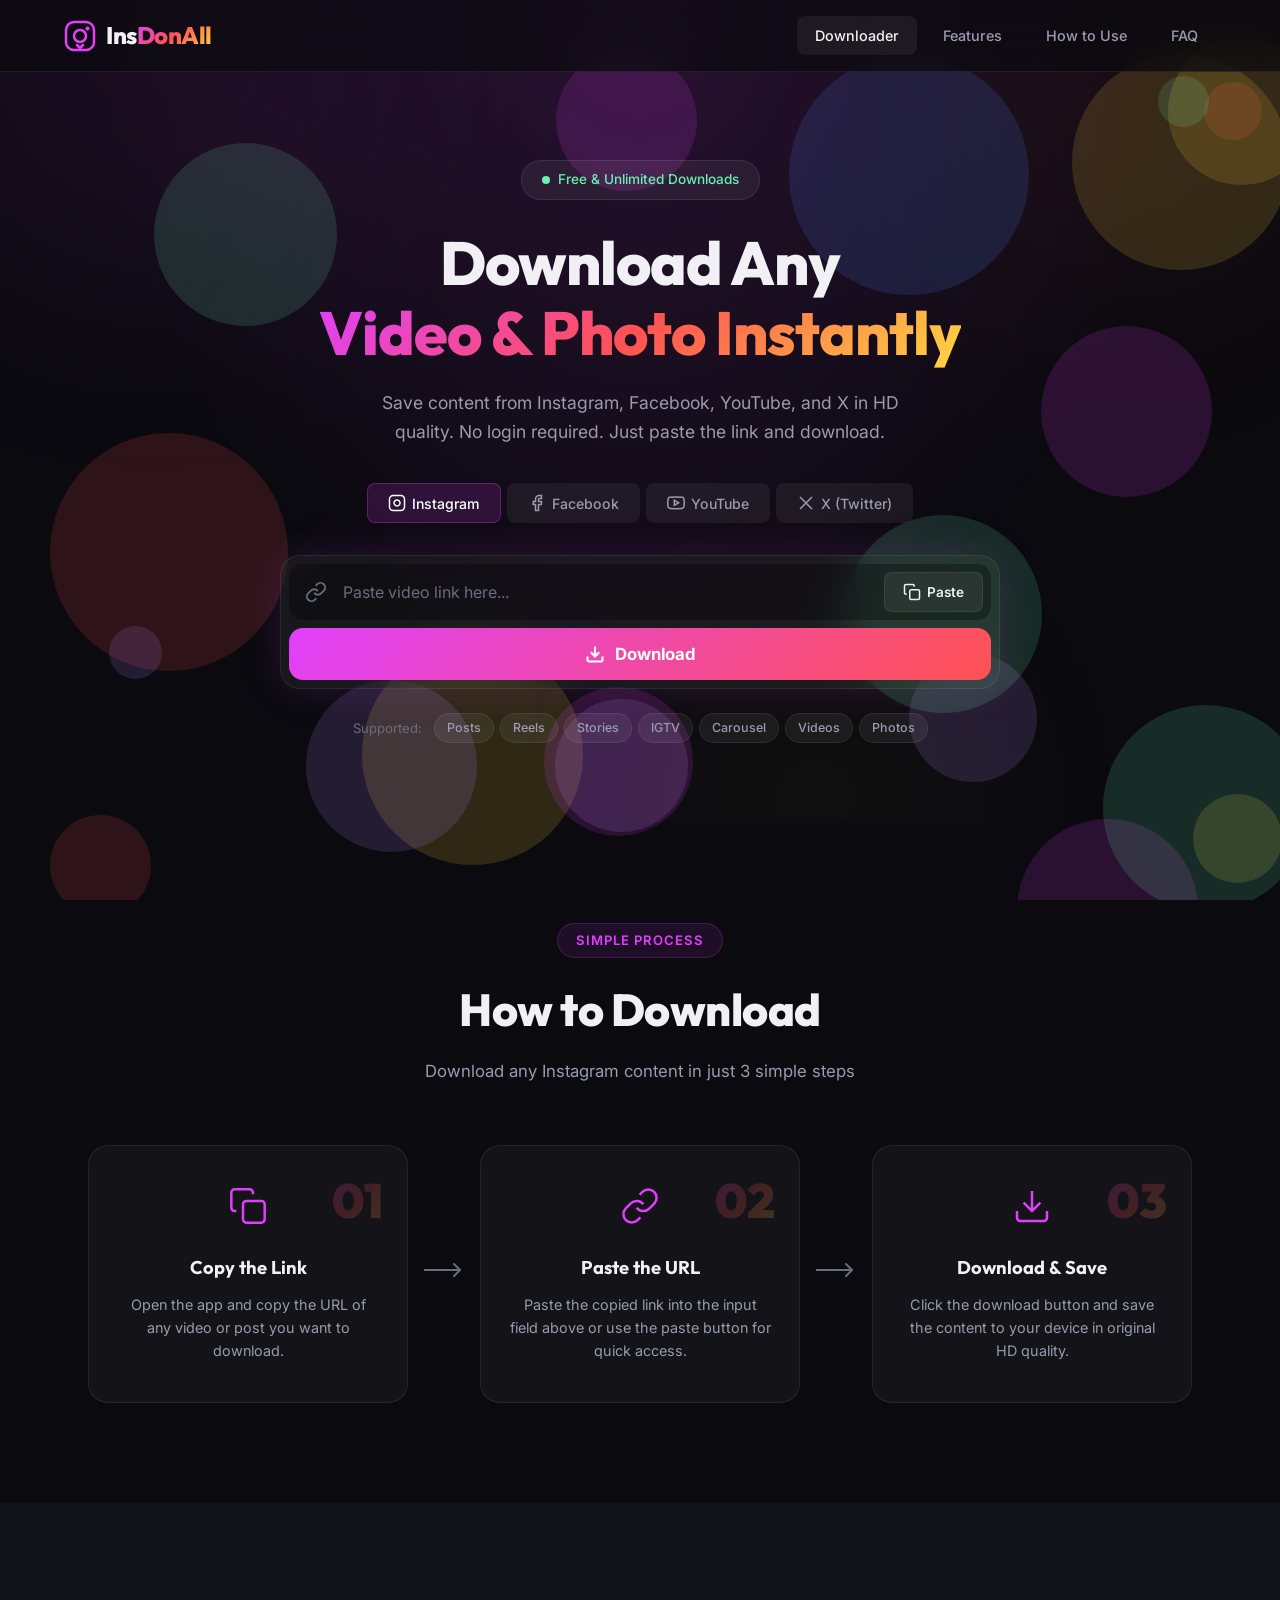
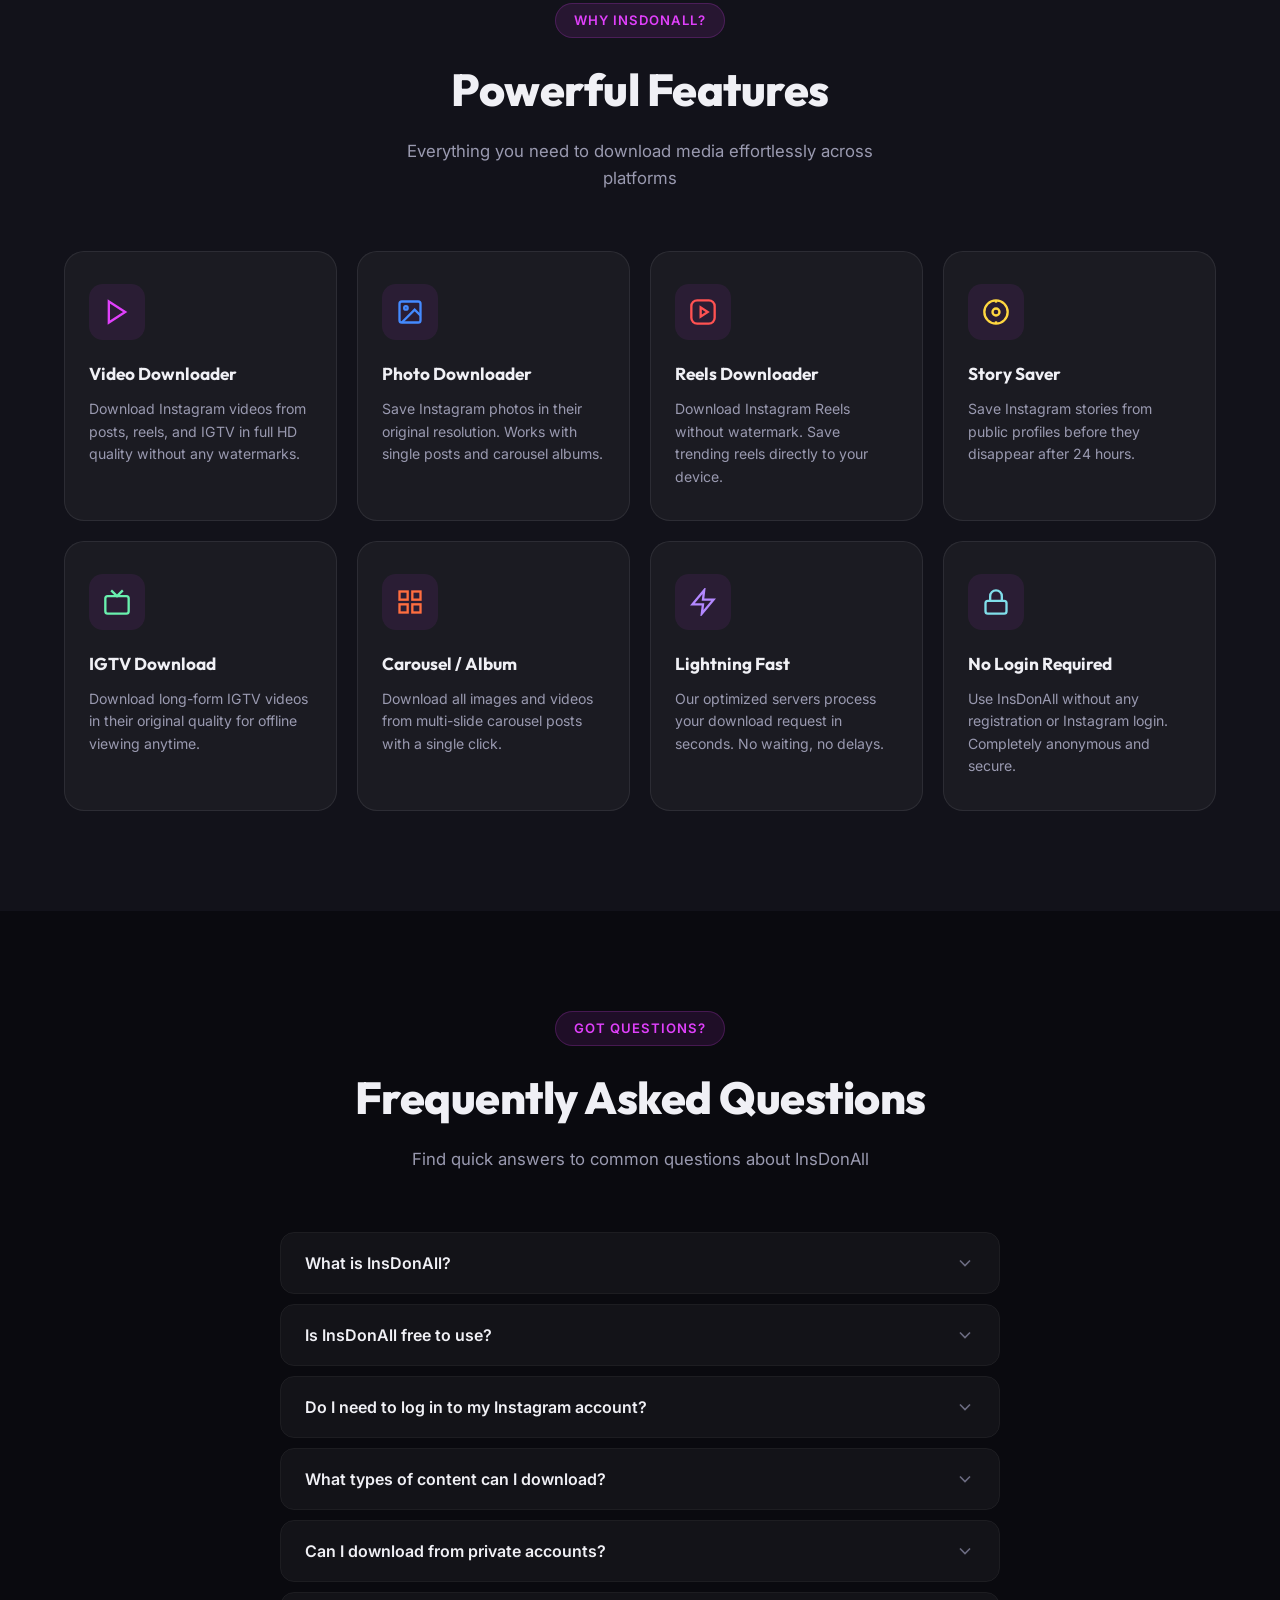
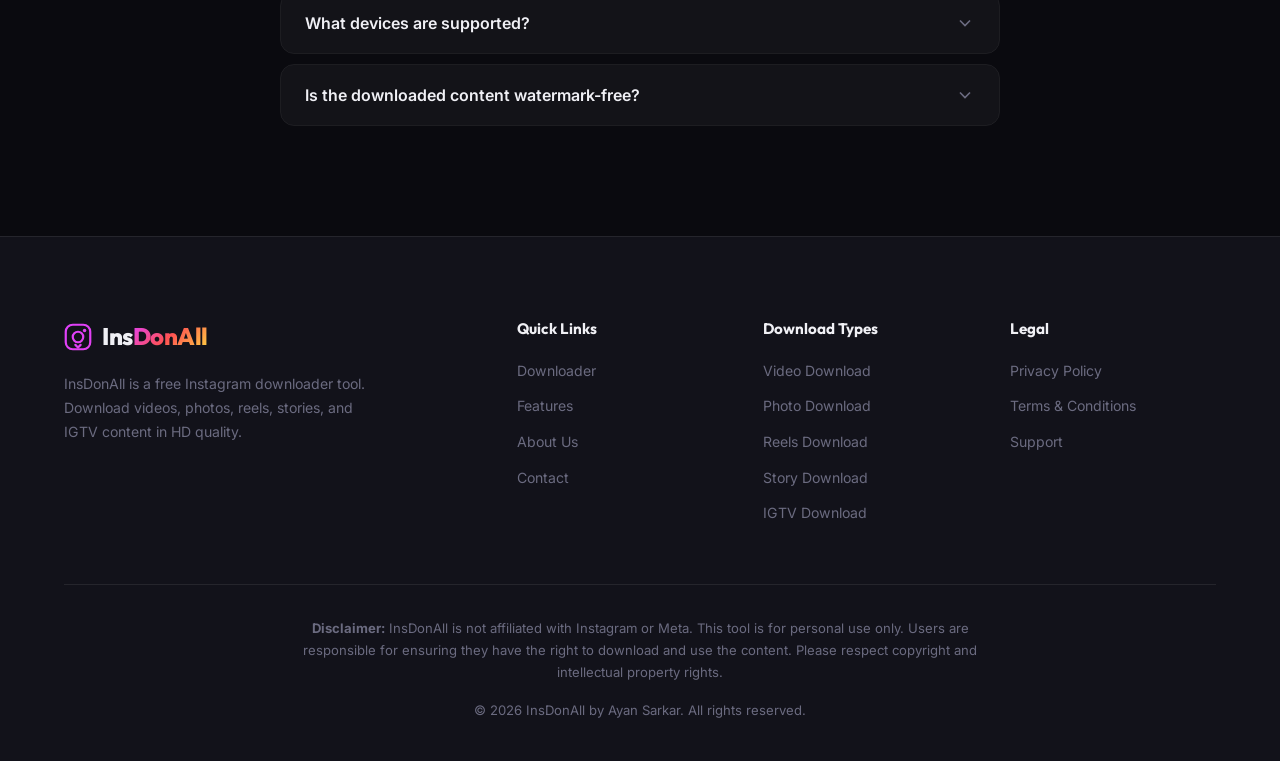
<file: index.html>
<!DOCTYPE html>
<html lang="en">
<head>
  <meta charset="UTF-8">
  <meta name="viewport" content="width=device-width, initial-scale=1.0">
  <title>InsDonAll - All-in-One Video Downloader (Instagram, FB, YT, X)</title>
  <meta name="description" content="Download videos and photos from Instagram, Facebook, YouTube, and X (Twitter) in HD quality. Free, fast, and no login required.">
  <meta name="keywords" content="video downloader, instagram downloader, facebook video download, youtube downloader, twitter video download">
  <link rel="preconnect" href="https://fonts.googleapis.com">
  <link rel="preconnect" href="https://fonts.gstatic.com" crossorigin>
  <link href="https://fonts.googleapis.com/css2?family=Inter:wght@300;400;500;600;700;800;900&family=Outfit:wght@400;500;600;700;800&display=swap" rel="stylesheet">
  <link rel="stylesheet" href="style.css">
  <link rel="icon" type="image/svg+xml" href="data:image/svg+xml,<svg xmlns='http://www.w3.org/2000/svg' viewBox='0 0 100 100'><text y='.9em' font-size='90'>⬇️</text></svg>">
</head>
<body>
  <!-- Animated Background Particles -->
  <div class="bg-particles" id="bgParticles"></div>

  <!-- Header / Navbar -->
  <header class="header" id="header">
    <div class="container header-inner">
      <a href="/" class="logo" id="logo">
        <div class="logo-icon">
          <svg width="32" height="32" viewBox="0 0 32 32" fill="none">
            <rect x="2" y="2" width="28" height="28" rx="8" stroke="url(#logoGrad)" stroke-width="2.5"/>
            <circle cx="16" cy="16" r="6" stroke="url(#logoGrad)" stroke-width="2.5"/>
            <circle cx="23.5" cy="8.5" r="2" fill="url(#logoGrad)"/>
            <path d="M16 22L16 28" stroke="url(#logoGrad)" stroke-width="2.5" stroke-linecap="round"/>
            <path d="M13 25L16 28L19 25" stroke="url(#logoGrad)" stroke-width="2.5" stroke-linecap="round" stroke-linejoin="round"/>
            <defs>
              <linearGradient id="logoGrad" x1="0" y1="0" x2="32" y2="32">
                <stop stop-color="#E040FB"/>
                <stop offset="0.5" stop-color="#FF5252"/>
                <stop offset="1" stop-color="#FFD740"/>
              </linearGradient>
            </defs>
          </svg>
        </div>
        <span class="logo-text">Ins<span class="logo-highlight">DonAll</span></span>
      </a>
      <nav class="nav" id="mainNav">
        <a href="#downloader" class="nav-link active" data-type="all">Downloader</a>
        <a href="#features" class="nav-link">Features</a>
        <a href="#how-it-works" class="nav-link">How to Use</a>
        <a href="#faq" class="nav-link">FAQ</a>
      </nav>
      <button class="mobile-menu-btn" id="mobileMenuBtn" aria-label="Toggle Menu">
        <span></span><span></span><span></span>
      </button>
    </div>
  </header>

  <!-- Hero Section -->
  <section class="hero" id="downloader">
    <div class="hero-glow hero-glow-1"></div>
    <div class="hero-glow hero-glow-2"></div>
    <div class="hero-glow hero-glow-3"></div>
    <div class="container hero-content">
      <div class="hero-badge">
        <span class="badge-dot"></span>
        Free & Unlimited Downloads
      </div>
      <h1 class="hero-title">
        Download Any<br>
        <span class="gradient-text">Video & Photo Instantly</span>
      </h1>
      <p class="hero-subtitle">
        Save content from Instagram, Facebook, YouTube, and X in HD quality. No login required. 
        Just paste the link and download.
      </p>

      <!-- Platform Selection Tabs -->
      <div class="platform-tabs" id="platformTabs">
        <button class="platform-tab active" data-platform="instagram">
          <svg width="18" height="18" viewBox="0 0 24 24" fill="none" stroke="currentColor" stroke-width="2"><rect x="2" y="2" width="20" height="20" rx="5" ry="5"/><path d="M16 11.37A4 4 0 1 1 12.63 8 4 4 0 0 1 16 11.37z"/><line x1="17.5" y1="6.5" x2="17.51" y2="6.5"/></svg>
          Instagram
        </button>
        <button class="platform-tab" data-platform="facebook">
          <svg width="18" height="18" viewBox="0 0 24 24" fill="none" stroke="currentColor" stroke-width="2"><path d="M18 2h-3a5 5 0 0 0-5 5v3H7v4h3v8h4v-8h3.81l.19-4h-4V7a1 1 0 0 1 1-1h3z"/></svg>
          Facebook
        </button>
        <button class="platform-tab" data-platform="youtube">
          <svg width="18" height="18" viewBox="0 0 24 24" fill="none" stroke="currentColor" stroke-width="2"><path d="M22.54 6.42a2.78 2.78 0 0 0-1.94-2C18.88 4 12 4 12 4s-6.88 0-8.6.46a2.78 2.78 0 0 0-1.94 2A29 29 0 0 0 1 11.75a29 29 0 0 0 .46 5.33 2.78 2.78 0 0 0 1.94 2c1.72.46 8.6.46 8.6.46s6.88 0 8.6-.46a2.78 2.78 0 0 0 1.94-2 29 29 0 0 0 .46-5.33 29 29 0 0 0-.46-5.33z"/><polygon points="9.75 15.02 15.5 11.75 9.75 8.48 9.75 15.02"/></svg>
          YouTube
        </button>
        <button class="platform-tab" data-platform="x">
          <svg width="18" height="18" viewBox="0 0 24 24" fill="none" stroke="currentColor" stroke-width="2"><path d="M4 4l16 16M4 20L20 4"/></svg>
          X (Twitter)
        </button>
      </div>

      <!-- Download Input -->
      <div class="download-box" id="downloadBox">
        <div class="input-wrapper">
          <div class="input-icon">
            <svg width="22" height="22" viewBox="0 0 24 24" fill="none" stroke="currentColor" stroke-width="2"><path d="M10 13a5 5 0 0 0 7.54.54l3-3a5 5 0 0 0-7.07-7.07l-1.72 1.71"/><path d="M14 11a5 5 0 0 0-7.54-.54l-3 3a5 5 0 0 0 7.07 7.07l1.71-1.71"/></svg>
          </div>
          <input 
            type="url" 
            id="urlInput" 
            class="url-input" 
            placeholder="Paste video link here..." 
            autocomplete="off"
            spellcheck="false"
          >
          <button class="paste-btn" id="pasteBtn" title="Paste from clipboard">
            <svg width="18" height="18" viewBox="0 0 24 24" fill="none" stroke="currentColor" stroke-width="2"><rect x="9" y="9" width="13" height="13" rx="2"/><path d="M5 15H4a2 2 0 0 1-2-2V4a2 2 0 0 1 2-2h9a2 2 0 0 1 2 2v1"/></svg>
            Paste
          </button>
        </div>
        <button class="download-btn" id="downloadBtn">
          <span class="btn-content">
            <svg width="20" height="20" viewBox="0 0 24 24" fill="none" stroke="currentColor" stroke-width="2.5"><path d="M21 15v4a2 2 0 0 1-2 2H5a2 2 0 0 1-2-2v-4"/><polyline points="7 10 12 15 17 10"/><line x1="12" y1="15" x2="12" y2="3"/></svg>
            Download
          </span>
          <span class="btn-loading" style="display:none">
            <div class="spinner"></div>
            Processing...
          </span>
        </button>
      </div>

      <!-- Error / Status Message -->
      <div class="status-msg" id="statusMsg"></div>

      <!-- Supported Formats Info -->
      <div class="supported-info">
        <span>Supported:</span>
        <div class="format-tags" id="formatTags">
          <span class="format-tag">Posts</span>
          <span class="format-tag">Reels</span>
          <span class="format-tag">Stories</span>
          <span class="format-tag">IGTV</span>
          <span class="format-tag">Carousel</span>
          <span class="format-tag">Videos</span>
          <span class="format-tag">Photos</span>
        </div>
      </div>
    </div>
  </section>

  <!-- Results Section -->
  <section class="results-section" id="resultsSection" style="display:none">
    <div class="container">
      <div class="results-header">
        <h2 class="section-title">
          <svg width="24" height="24" viewBox="0 0 24 24" fill="none" stroke="currentColor" stroke-width="2"><path d="M22 11.08V12a10 10 0 1 1-5.93-9.14"/><polyline points="22 4 12 14.01 9 11.01"/></svg>
          Content Ready
        </h2>
        <button class="clear-btn" id="clearResults">
          <svg width="16" height="16" viewBox="0 0 24 24" fill="none" stroke="currentColor" stroke-width="2"><line x1="18" y1="6" x2="6" y2="18"/><line x1="6" y1="6" x2="18" y2="18"/></svg>
          Clear
        </button>
      </div>
      <div class="results-grid" id="resultsGrid"></div>
    </div>
  </section>

  <!-- How It Works Section -->
  <section class="how-section" id="how-it-works">
    <div class="container">
      <div class="section-header">
        <span class="section-badge">Simple Process</span>
        <h2 class="section-title-lg">How to Download</h2>
        <p class="section-desc">Download any Instagram content in just 3 simple steps</p>
      </div>
      <div class="steps-grid">
        <div class="step-card" data-step="1">
          <div class="step-number">01</div>
          <div class="step-icon">
            <svg width="40" height="40" viewBox="0 0 24 24" fill="none" stroke="currentColor" stroke-width="1.5"><rect x="9" y="9" width="13" height="13" rx="2"/><path d="M5 15H4a2 2 0 0 1-2-2V4a2 2 0 0 1 2-2h9a2 2 0 0 1 2 2v1"/></svg>
          </div>
          <h3 class="step-title">Copy the Link</h3>
          <p class="step-desc">Open the app and copy the URL of any video or post you want to download.</p>
        </div>
        <div class="step-connector">
          <svg width="40" height="24" viewBox="0 0 40 24"><path d="M0 12h36M30 6l6 6-6 6" stroke="currentColor" stroke-width="2" fill="none" stroke-linecap="round"/></svg>
        </div>
        <div class="step-card" data-step="2">
          <div class="step-number">02</div>
          <div class="step-icon">
            <svg width="40" height="40" viewBox="0 0 24 24" fill="none" stroke="currentColor" stroke-width="1.5"><path d="M10 13a5 5 0 0 0 7.54.54l3-3a5 5 0 0 0-7.07-7.07l-1.72 1.71"/><path d="M14 11a5 5 0 0 0-7.54-.54l-3 3a5 5 0 0 0 7.07 7.07l1.71-1.71"/></svg>
          </div>
          <h3 class="step-title">Paste the URL</h3>
          <p class="step-desc">Paste the copied link into the input field above or use the paste button for quick access.</p>
        </div>
        <div class="step-connector">
          <svg width="40" height="24" viewBox="0 0 40 24"><path d="M0 12h36M30 6l6 6-6 6" stroke="currentColor" stroke-width="2" fill="none" stroke-linecap="round"/></svg>
        </div>
        <div class="step-card" data-step="3">
          <div class="step-number">03</div>
          <div class="step-icon">
            <svg width="40" height="40" viewBox="0 0 24 24" fill="none" stroke="currentColor" stroke-width="1.5"><path d="M21 15v4a2 2 0 0 1-2 2H5a2 2 0 0 1-2-2v-4"/><polyline points="7 10 12 15 17 10"/><line x1="12" y1="15" x2="12" y2="3"/></svg>
          </div>
          <h3 class="step-title">Download & Save</h3>
          <p class="step-desc">Click the download button and save the content to your device in original HD quality.</p>
        </div>
      </div>
    </div>
  </section>

  <!-- Features Section -->
  <section class="features-section" id="features">
    <div class="container">
      <div class="section-header">
        <span class="section-badge">Why InsDonAll?</span>
        <h2 class="section-title-lg">Powerful Features</h2>
        <p class="section-desc">Everything you need to download media effortlessly across platforms</p>
      </div>
      <div class="features-grid">
        <div class="feature-card">
          <div class="feature-icon" style="--accent: #E040FB">
            <svg width="28" height="28" viewBox="0 0 24 24" fill="none" stroke="currentColor" stroke-width="2"><polygon points="5,3 19,12 5,21"/></svg>
          </div>
          <h3>Video Downloader</h3>
          <p>Download Instagram videos from posts, reels, and IGTV in full HD quality without any watermarks.</p>
        </div>
        <div class="feature-card">
          <div class="feature-icon" style="--accent: #448AFF">
            <svg width="28" height="28" viewBox="0 0 24 24" fill="none" stroke="currentColor" stroke-width="2"><rect x="3" y="3" width="18" height="18" rx="2"/><circle cx="8.5" cy="8.5" r="1.5"/><path d="M21 15l-5-5L5 21"/></svg>
          </div>
          <h3>Photo Downloader</h3>
          <p>Save Instagram photos in their original resolution. Works with single posts and carousel albums.</p>
        </div>
        <div class="feature-card">
          <div class="feature-icon" style="--accent: #FF5252">
            <svg width="28" height="28" viewBox="0 0 24 24" fill="none" stroke="currentColor" stroke-width="2"><rect x="2" y="2" width="20" height="20" rx="5"/><polygon points="10,8 10,16 16,12"/></svg>
          </div>
          <h3>Reels Downloader</h3>
          <p>Download Instagram Reels without watermark. Save trending reels directly to your device.</p>
        </div>
        <div class="feature-card">
          <div class="feature-icon" style="--accent: #FFD740">
            <svg width="28" height="28" viewBox="0 0 24 24" fill="none" stroke="currentColor" stroke-width="2"><circle cx="12" cy="12" r="10"/><circle cx="12" cy="12" r="3"/><line x1="12" y1="2" x2="12" y2="4"/><line x1="12" y1="20" x2="12" y2="22"/></svg>
          </div>
          <h3>Story Saver</h3>
          <p>Save Instagram stories from public profiles before they disappear after 24 hours.</p>
        </div>
        <div class="feature-card">
          <div class="feature-icon" style="--accent: #69F0AE">
            <svg width="28" height="28" viewBox="0 0 24 24" fill="none" stroke="currentColor" stroke-width="2"><rect x="2" y="7" width="20" height="15" rx="2"/><polyline points="17 2 12 7 7 2"/></svg>
          </div>
          <h3>IGTV Download</h3>
          <p>Download long-form IGTV videos in their original quality for offline viewing anytime.</p>
        </div>
        <div class="feature-card">
          <div class="feature-icon" style="--accent: #FF6E40">
            <svg width="28" height="28" viewBox="0 0 24 24" fill="none" stroke="currentColor" stroke-width="2"><rect x="3" y="3" width="7" height="7"/><rect x="14" y="3" width="7" height="7"/><rect x="3" y="14" width="7" height="7"/><rect x="14" y="14" width="7" height="7"/></svg>
          </div>
          <h3>Carousel / Album</h3>
          <p>Download all images and videos from multi-slide carousel posts with a single click.</p>
        </div>
        <div class="feature-card">
          <div class="feature-icon" style="--accent: #B388FF">
            <svg width="28" height="28" viewBox="0 0 24 24" fill="none" stroke="currentColor" stroke-width="2"><path d="M13 2L3 14h9l-1 8 10-12h-9l1-8z"/></svg>
          </div>
          <h3>Lightning Fast</h3>
          <p>Our optimized servers process your download request in seconds. No waiting, no delays.</p>
        </div>
        <div class="feature-card">
          <div class="feature-icon" style="--accent: #80DEEA">
            <svg width="28" height="28" viewBox="0 0 24 24" fill="none" stroke="currentColor" stroke-width="2"><rect x="3" y="11" width="18" height="11" rx="2"/><path d="M7 11V7a5 5 0 0 1 10 0v4"/></svg>
          </div>
          <h3>No Login Required</h3>
          <p>Use InsDonAll without any registration or Instagram login. Completely anonymous and secure.</p>
        </div>
      </div>
    </div>
  </section>

  <!-- FAQ Section -->
  <section class="faq-section" id="faq">
    <div class="container">
      <div class="section-header">
        <span class="section-badge">Got Questions?</span>
        <h2 class="section-title-lg">Frequently Asked Questions</h2>
        <p class="section-desc">Find quick answers to common questions about InsDonAll</p>
      </div>
      <div class="faq-list" id="faqList">
        <div class="faq-item">
          <button class="faq-question" id="faq-q1">
            <span>What is InsDonAll?</span>
            <svg class="faq-chevron" width="20" height="20" viewBox="0 0 24 24" fill="none" stroke="currentColor" stroke-width="2"><polyline points="6 9 12 15 18 9"/></svg>
          </button>
          <div class="faq-answer" id="faq-a1">
            <p>InsDonAll is a free online tool that allows you to download Instagram videos, photos, reels, stories, and IGTV content. Simply paste the Instagram URL and download the content in HD quality.</p>
          </div>
        </div>
        <div class="faq-item">
          <button class="faq-question" id="faq-q2">
            <span>Is InsDonAll free to use?</span>
            <svg class="faq-chevron" width="20" height="20" viewBox="0 0 24 24" fill="none" stroke="currentColor" stroke-width="2"><polyline points="6 9 12 15 18 9"/></svg>
          </button>
          <div class="faq-answer" id="faq-a2">
            <p>Yes! InsDonAll is completely free with no hidden charges. You can download unlimited Instagram content without any subscription or payment.</p>
          </div>
        </div>
        <div class="faq-item">
          <button class="faq-question" id="faq-q3">
            <span>Do I need to log in to my Instagram account?</span>
            <svg class="faq-chevron" width="20" height="20" viewBox="0 0 24 24" fill="none" stroke="currentColor" stroke-width="2"><polyline points="6 9 12 15 18 9"/></svg>
          </button>
          <div class="faq-answer" id="faq-a3">
            <p>No, you do not need to log in or provide any Instagram credentials. InsDonAll works by processing public URLs, so your account remains completely private and secure.</p>
          </div>
        </div>
        <div class="faq-item">
          <button class="faq-question" id="faq-q4">
            <span>What types of content can I download?</span>
            <svg class="faq-chevron" width="20" height="20" viewBox="0 0 24 24" fill="none" stroke="currentColor" stroke-width="2"><polyline points="6 9 12 15 18 9"/></svg>
          </button>
          <div class="faq-answer" id="faq-a4">
            <p>You can download Instagram Videos, Photos, Reels, Stories, IGTV videos, and Carousel (album) posts. All content is downloaded in the original quality.</p>
          </div>
        </div>
        <div class="faq-item">
          <button class="faq-question" id="faq-q5">
            <span>Can I download from private accounts?</span>
            <svg class="faq-chevron" width="20" height="20" viewBox="0 0 24 24" fill="none" stroke="currentColor" stroke-width="2"><polyline points="6 9 12 15 18 9"/></svg>
          </button>
          <div class="faq-answer" id="faq-a5">
            <p>No, InsDonAll can only download content from public Instagram accounts. Private account content is not accessible through our service for privacy and security reasons.</p>
          </div>
        </div>
        <div class="faq-item">
          <button class="faq-question" id="faq-q6">
            <span>What devices are supported?</span>
            <svg class="faq-chevron" width="20" height="20" viewBox="0 0 24 24" fill="none" stroke="currentColor" stroke-width="2"><polyline points="6 9 12 15 18 9"/></svg>
          </button>
          <div class="faq-answer" id="faq-a6">
            <p>InsDonAll works on all devices and browsers including Windows, macOS, Linux, iOS, and Android. No app installation is needed — just use your web browser.</p>
          </div>
        </div>
        <div class="faq-item">
          <button class="faq-question" id="faq-q7">
            <span>Is the downloaded content watermark-free?</span>
            <svg class="faq-chevron" width="20" height="20" viewBox="0 0 24 24" fill="none" stroke="currentColor" stroke-width="2"><polyline points="6 9 12 15 18 9"/></svg>
          </button>
          <div class="faq-answer" id="faq-a7">
            <p>Yes! All content downloaded through InsDonAll is in original quality without any added watermarks or compression.</p>
          </div>
        </div>
      </div>
    </div>
  </section>

  <!-- Footer -->
  <footer class="footer">
    <div class="container">
      <div class="footer-grid">
        <div class="footer-brand">
          <a href="/" class="logo">
            <div class="logo-icon">
              <svg width="28" height="28" viewBox="0 0 32 32" fill="none">
                <rect x="2" y="2" width="28" height="28" rx="8" stroke="url(#logoGrad2)" stroke-width="2.5"/>
                <circle cx="16" cy="16" r="6" stroke="url(#logoGrad2)" stroke-width="2.5"/>
                <circle cx="23.5" cy="8.5" r="2" fill="url(#logoGrad2)"/>
                <path d="M16 22L16 28" stroke="url(#logoGrad2)" stroke-width="2.5" stroke-linecap="round"/>
                <path d="M13 25L16 28L19 25" stroke="url(#logoGrad2)" stroke-width="2.5" stroke-linecap="round" stroke-linejoin="round"/>
                <defs>
                  <linearGradient id="logoGrad2" x1="0" y1="0" x2="32" y2="32">
                    <stop stop-color="#E040FB"/>
                    <stop offset="0.5" stop-color="#FF5252"/>
                    <stop offset="1" stop-color="#FFD740"/>
                  </linearGradient>
                </defs>
              </svg>
            </div>
            <span class="logo-text">Ins<span class="logo-highlight">DonAll</span></span>
          </a>
          <p class="footer-desc">InsDonAll is a free Instagram downloader tool. Download videos, photos, reels, stories, and IGTV content in HD quality.</p>
        </div>
        <div class="footer-links">
          <h4>Quick Links</h4>
          <ul>
            <li><a href="#downloader">Downloader</a></li>
            <li><a href="#features">Features</a></li>
            <li><a href="about.html">About Us</a></li>
            <li><a href="contact.html">Contact</a></li>
          </ul>
        </div>
        <div class="footer-links">
          <h4>Download Types</h4>
          <ul>
            <li><a href="#downloader">Video Download</a></li>
            <li><a href="#downloader">Photo Download</a></li>
            <li><a href="#downloader">Reels Download</a></li>
            <li><a href="#downloader">Story Download</a></li>
            <li><a href="#downloader">IGTV Download</a></li>
          </ul>
        </div>
        <div class="footer-links">
          <h4>Legal</h4>
          <ul>
            <li><a href="privacy.html">Privacy Policy</a></li>
            <li><a href="terms.html">Terms & Conditions</a></li>
            <li><a href="contact.html">Support</a></li>
          </ul>
        </div>
      </div>
      <div class="footer-bottom" id="disclaimer">
        <p class="disclaimer">
          <strong>Disclaimer:</strong> InsDonAll is not affiliated with Instagram or Meta. This tool is for personal use only. Users are responsible for ensuring they have the right to download and use the content. Please respect copyright and intellectual property rights.
        </p>
        <p class="copyright">&copy; 2026 InsDonAll by Ayan Sarkar. All rights reserved.</p>
      </div>
    </div>
  </footer>

  <script src="script.js"></script>
</body>
</html>
</file>
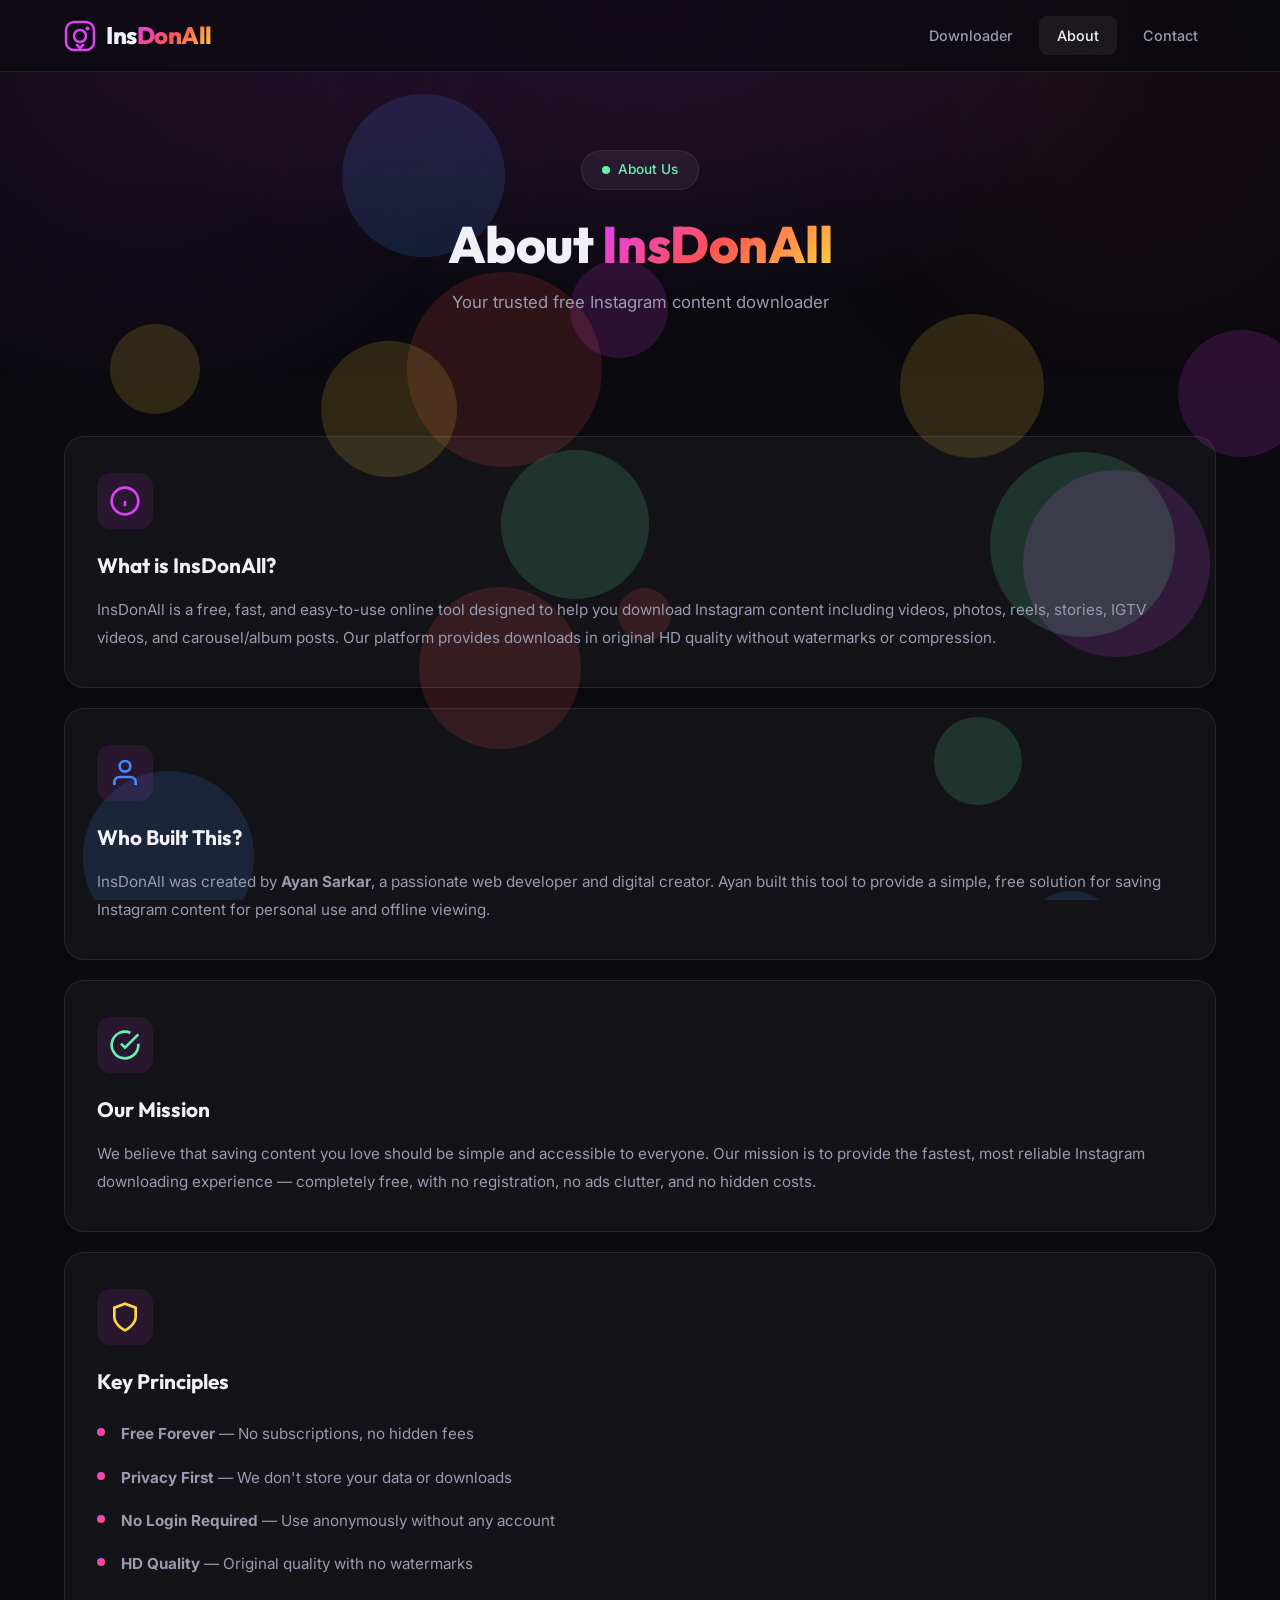
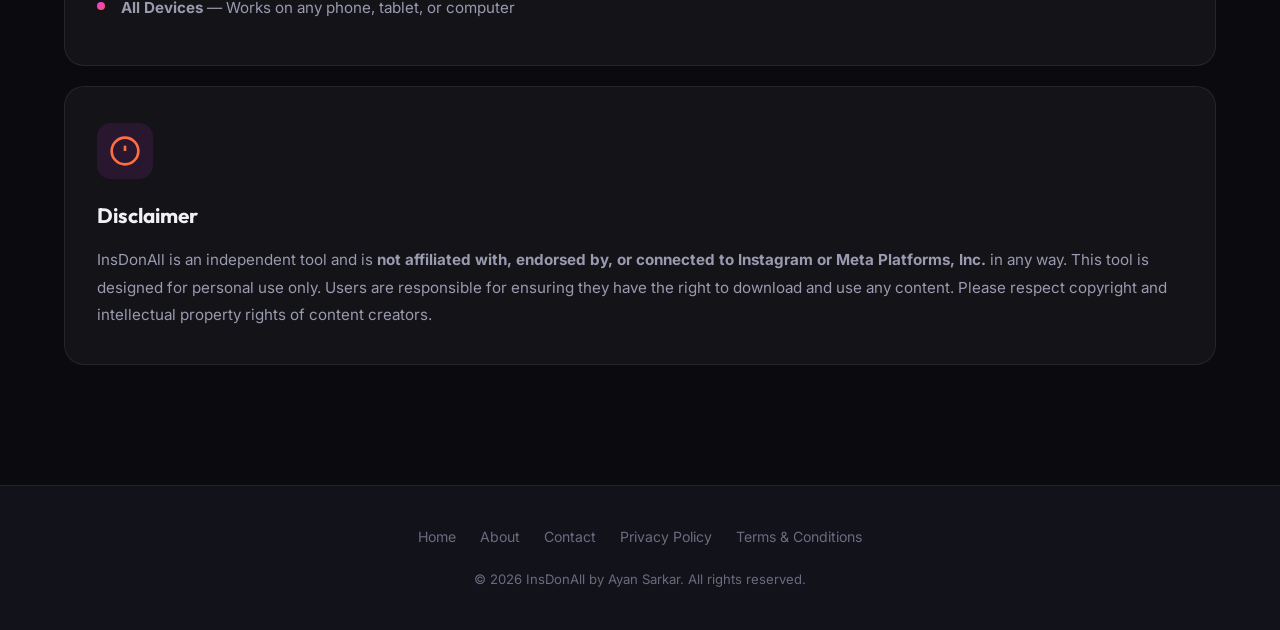
<file: about.html>
<!DOCTYPE html>
<html lang="en">
<head>
  <meta charset="UTF-8">
  <meta name="viewport" content="width=device-width, initial-scale=1.0">
  <title>About InsDonAll - Instagram Content Downloader</title>
  <meta name="description" content="Learn about InsDonAll, a free Instagram downloader tool built by Ayan Sarkar.">
  <link rel="preconnect" href="https://fonts.googleapis.com">
  <link rel="preconnect" href="https://fonts.gstatic.com" crossorigin>
  <link href="https://fonts.googleapis.com/css2?family=Inter:wght@300;400;500;600;700;800;900&family=Outfit:wght@400;500;600;700;800&display=swap" rel="stylesheet">
  <link rel="stylesheet" href="style.css">
  <link rel="stylesheet" href="pages.css">
  <link rel="icon" type="image/svg+xml" href="data:image/svg+xml,<svg xmlns='http://www.w3.org/2000/svg' viewBox='0 0 100 100'><text y='.9em' font-size='90'>⬇️</text></svg>">
</head>
<body>
  <div class="bg-particles" id="bgParticles"></div>

  <header class="header" id="header">
    <div class="container header-inner">
      <a href="/" class="logo"><div class="logo-icon"><svg width="32" height="32" viewBox="0 0 32 32" fill="none"><rect x="2" y="2" width="28" height="28" rx="8" stroke="url(#logoGrad)" stroke-width="2.5"/><circle cx="16" cy="16" r="6" stroke="url(#logoGrad)" stroke-width="2.5"/><circle cx="23.5" cy="8.5" r="2" fill="url(#logoGrad)"/><path d="M16 22L16 28" stroke="url(#logoGrad)" stroke-width="2.5" stroke-linecap="round"/><path d="M13 25L16 28L19 25" stroke="url(#logoGrad)" stroke-width="2.5" stroke-linecap="round" stroke-linejoin="round"/><defs><linearGradient id="logoGrad" x1="0" y1="0" x2="32" y2="32"><stop stop-color="#E040FB"/><stop offset="0.5" stop-color="#FF5252"/><stop offset="1" stop-color="#FFD740"/></linearGradient></defs></svg></div><span class="logo-text">Ins<span class="logo-highlight">DonAll</span></span></a>
      <nav class="nav" id="mainNav">
        <a href="/" class="nav-link">Downloader</a>
        <a href="about.html" class="nav-link active">About</a>
        <a href="contact.html" class="nav-link">Contact</a>
      </nav>
      <button class="mobile-menu-btn" id="mobileMenuBtn" aria-label="Toggle Menu"><span></span><span></span><span></span></button>
    </div>
  </header>

  <section class="page-hero">
    <div class="hero-glow hero-glow-1"></div>
    <div class="hero-glow hero-glow-2"></div>
    <div class="container">
      <div class="page-badge"><span class="badge-dot"></span> About Us</div>
      <h1 class="page-title">About <span class="gradient-text">InsDonAll</span></h1>
      <p class="page-subtitle">Your trusted free Instagram content downloader</p>
    </div>
  </section>

  <section class="page-content">
    <div class="container">
      <div class="content-card">
        <div class="content-icon"><svg width="32" height="32" viewBox="0 0 24 24" fill="none" stroke="currentColor" stroke-width="2"><circle cx="12" cy="12" r="10"/><path d="M12 16v-4M12 8h.01"/></svg></div>
        <h2>What is InsDonAll?</h2>
        <p>InsDonAll is a free, fast, and easy-to-use online tool designed to help you download Instagram content including videos, photos, reels, stories, IGTV videos, and carousel/album posts. Our platform provides downloads in original HD quality without watermarks or compression.</p>
      </div>

      <div class="content-card">
        <div class="content-icon" style="--accent:#448AFF"><svg width="32" height="32" viewBox="0 0 24 24" fill="none" stroke="currentColor" stroke-width="2"><path d="M20 21v-2a4 4 0 0 0-4-4H8a4 4 0 0 0-4 4v2"/><circle cx="12" cy="7" r="4"/></svg></div>
        <h2>Who Built This?</h2>
        <p>InsDonAll was created by <strong>Ayan Sarkar</strong>, a passionate web developer and digital creator. Ayan built this tool to provide a simple, free solution for saving Instagram content for personal use and offline viewing.</p>
      </div>

      <div class="content-card">
        <div class="content-icon" style="--accent:#69F0AE"><svg width="32" height="32" viewBox="0 0 24 24" fill="none" stroke="currentColor" stroke-width="2"><path d="M22 11.08V12a10 10 0 1 1-5.93-9.14"/><polyline points="22 4 12 14.01 9 11.01"/></svg></div>
        <h2>Our Mission</h2>
        <p>We believe that saving content you love should be simple and accessible to everyone. Our mission is to provide the fastest, most reliable Instagram downloading experience — completely free, with no registration, no ads clutter, and no hidden costs.</p>
      </div>

      <div class="content-card">
        <div class="content-icon" style="--accent:#FFD740"><svg width="32" height="32" viewBox="0 0 24 24" fill="none" stroke="currentColor" stroke-width="2"><path d="M12 22s8-4 8-10V5l-8-3-8 3v7c0 6 8 10 8 10z"/></svg></div>
        <h2>Key Principles</h2>
        <ul class="principles-list">
          <li><strong>Free Forever</strong> — No subscriptions, no hidden fees</li>
          <li><strong>Privacy First</strong> — We don't store your data or downloads</li>
          <li><strong>No Login Required</strong> — Use anonymously without any account</li>
          <li><strong>HD Quality</strong> — Original quality with no watermarks</li>
          <li><strong>All Devices</strong> — Works on any phone, tablet, or computer</li>
        </ul>
      </div>

      <div class="content-card">
        <div class="content-icon" style="--accent:#FF6E40"><svg width="32" height="32" viewBox="0 0 24 24" fill="none" stroke="currentColor" stroke-width="2"><circle cx="12" cy="12" r="10"/><line x1="12" y1="8" x2="12" y2="12"/><line x1="12" y1="16" x2="12.01" y2="16"/></svg></div>
        <h2>Disclaimer</h2>
        <p>InsDonAll is an independent tool and is <strong>not affiliated with, endorsed by, or connected to Instagram or Meta Platforms, Inc.</strong> in any way. This tool is designed for personal use only. Users are responsible for ensuring they have the right to download and use any content. Please respect copyright and intellectual property rights of content creators.</p>
      </div>
    </div>
  </section>

  <footer class="page-footer">
    <div class="container">
      <div class="footer-nav">
        <a href="/">Home</a>
        <a href="about.html">About</a>
        <a href="contact.html">Contact</a>
        <a href="privacy.html">Privacy Policy</a>
        <a href="terms.html">Terms & Conditions</a>
      </div>
      <p class="copyright">&copy; 2026 InsDonAll by Ayan Sarkar. All rights reserved.</p>
    </div>
  </footer>

  <script>
    // Particles
    const bp = document.getElementById('bgParticles');
    const colors = ['#E040FB','#FF5252','#FFD740','#448AFF','#69F0AE'];
    for(let i=0;i<15;i++){const p=document.createElement('div');p.className='particle';const s=Math.random()*150+50;p.style.cssText=`width:${s}px;height:${s}px;background:${colors[i%5]};left:${Math.random()*100}%;top:${Math.random()*100}%;animation-delay:${Math.random()*10}s;animation-duration:${Math.random()*15+15}s`;bp.appendChild(p);}
    // Header
    window.addEventListener('scroll',()=>{document.getElementById('header').classList.toggle('scrolled',window.scrollY>50)});
    // Mobile menu
    const mb=document.getElementById('mobileMenuBtn'),mn=document.getElementById('mainNav');
    mb.addEventListener('click',()=>{mb.classList.toggle('open');mn.classList.toggle('open')});
  </script>
</body>
</html>
</file>
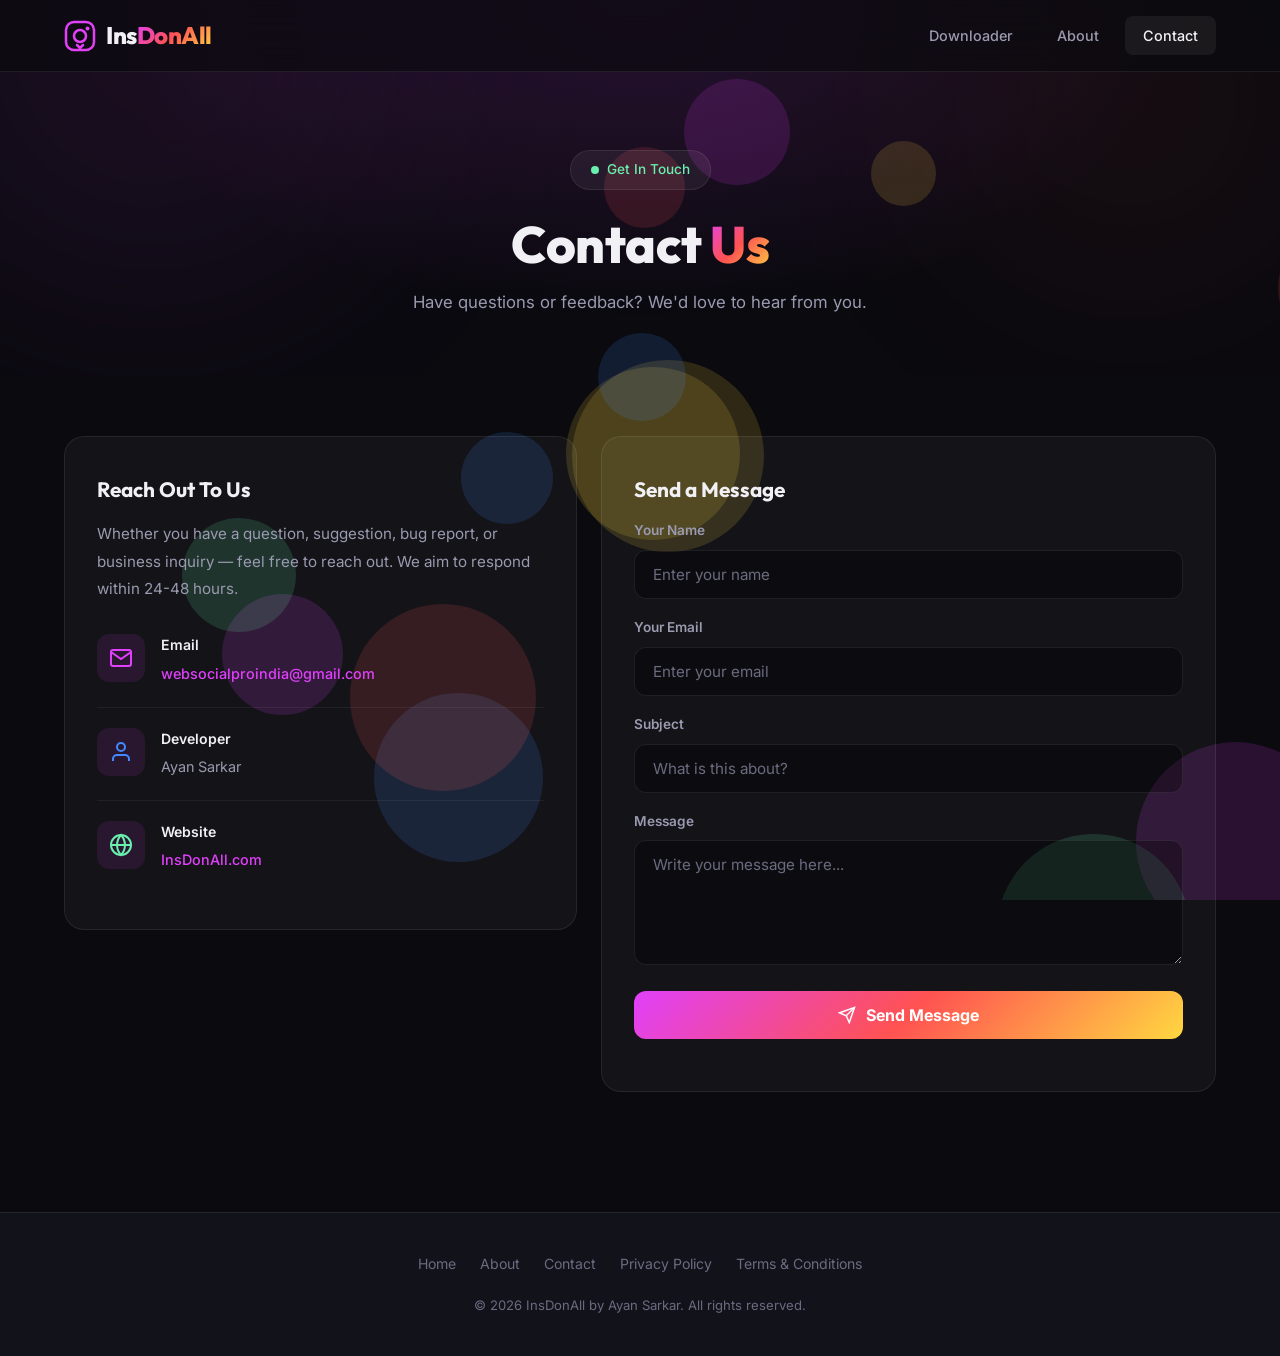
<file: contact.html>
<!DOCTYPE html>
<html lang="en">
<head>
  <meta charset="UTF-8">
  <meta name="viewport" content="width=device-width, initial-scale=1.0">
  <title>Contact Us - InsDonAll</title>
  <meta name="description" content="Get in touch with InsDonAll team. Contact Ayan Sarkar for support and inquiries.">
  <link rel="preconnect" href="https://fonts.googleapis.com">
  <link rel="preconnect" href="https://fonts.gstatic.com" crossorigin>
  <link href="https://fonts.googleapis.com/css2?family=Inter:wght@300;400;500;600;700;800;900&family=Outfit:wght@400;500;600;700;800&display=swap" rel="stylesheet">
  <link rel="stylesheet" href="style.css">
  <link rel="stylesheet" href="pages.css">
  <link rel="icon" type="image/svg+xml" href="data:image/svg+xml,<svg xmlns='http://www.w3.org/2000/svg' viewBox='0 0 100 100'><text y='.9em' font-size='90'>⬇️</text></svg>">
</head>
<body>
  <div class="bg-particles" id="bgParticles"></div>

  <header class="header" id="header">
    <div class="container header-inner">
      <a href="/" class="logo"><div class="logo-icon"><svg width="32" height="32" viewBox="0 0 32 32" fill="none"><rect x="2" y="2" width="28" height="28" rx="8" stroke="url(#logoGrad)" stroke-width="2.5"/><circle cx="16" cy="16" r="6" stroke="url(#logoGrad)" stroke-width="2.5"/><circle cx="23.5" cy="8.5" r="2" fill="url(#logoGrad)"/><path d="M16 22L16 28" stroke="url(#logoGrad)" stroke-width="2.5" stroke-linecap="round"/><path d="M13 25L16 28L19 25" stroke="url(#logoGrad)" stroke-width="2.5" stroke-linecap="round" stroke-linejoin="round"/><defs><linearGradient id="logoGrad" x1="0" y1="0" x2="32" y2="32"><stop stop-color="#E040FB"/><stop offset="0.5" stop-color="#FF5252"/><stop offset="1" stop-color="#FFD740"/></linearGradient></defs></svg></div><span class="logo-text">Ins<span class="logo-highlight">DonAll</span></span></a>
      <nav class="nav" id="mainNav">
        <a href="/" class="nav-link">Downloader</a>
        <a href="about.html" class="nav-link">About</a>
        <a href="contact.html" class="nav-link active">Contact</a>
      </nav>
      <button class="mobile-menu-btn" id="mobileMenuBtn" aria-label="Toggle Menu"><span></span><span></span><span></span></button>
    </div>
  </header>

  <section class="page-hero">
    <div class="hero-glow hero-glow-1"></div>
    <div class="hero-glow hero-glow-2"></div>
    <div class="container">
      <div class="page-badge"><span class="badge-dot"></span> Get In Touch</div>
      <h1 class="page-title">Contact <span class="gradient-text">Us</span></h1>
      <p class="page-subtitle">Have questions or feedback? We'd love to hear from you.</p>
    </div>
  </section>

  <section class="page-content">
    <div class="container">
      <div class="contact-grid">
        <div class="content-card contact-info-card">
          <h2>Reach Out To Us</h2>
          <p>Whether you have a question, suggestion, bug report, or business inquiry — feel free to reach out. We aim to respond within 24-48 hours.</p>

          <div class="contact-item">
            <div class="contact-item-icon"><svg width="24" height="24" viewBox="0 0 24 24" fill="none" stroke="currentColor" stroke-width="2"><path d="M4 4h16c1.1 0 2 .9 2 2v12c0 1.1-.9 2-2 2H4c-1.1 0-2-.9-2-2V6c0-1.1.9-2 2-2z"/><polyline points="22,6 12,13 2,6"/></svg></div>
            <div>
              <h4>Email</h4>
              <a href="mailto:websocialproindia@gmail.com" class="contact-link">websocialproindia@gmail.com</a>
            </div>
          </div>

          <div class="contact-item">
            <div class="contact-item-icon" style="--accent:#448AFF"><svg width="24" height="24" viewBox="0 0 24 24" fill="none" stroke="currentColor" stroke-width="2"><path d="M20 21v-2a4 4 0 0 0-4-4H8a4 4 0 0 0-4 4v2"/><circle cx="12" cy="7" r="4"/></svg></div>
            <div>
              <h4>Developer</h4>
              <p>Ayan Sarkar</p>
            </div>
          </div>

          <div class="contact-item">
            <div class="contact-item-icon" style="--accent:#69F0AE"><svg width="24" height="24" viewBox="0 0 24 24" fill="none" stroke="currentColor" stroke-width="2"><circle cx="12" cy="12" r="10"/><line x1="2" y1="12" x2="22" y2="12"/><path d="M12 2a15.3 15.3 0 0 1 4 10 15.3 15.3 0 0 1-4 10 15.3 15.3 0 0 1-4-10 15.3 15.3 0 0 1 4-10z"/></svg></div>
            <div>
              <h4>Website</h4>
              <a href="/" class="contact-link">InsDonAll.com</a>
            </div>
          </div>
        </div>

        <div class="content-card contact-form-card">
          <h2>Send a Message</h2>
          <form id="contactForm" onsubmit="handleSubmit(event)">
            <div class="form-group">
              <label for="name">Your Name</label>
              <input type="text" id="name" name="name" placeholder="Enter your name" required>
            </div>
            <div class="form-group">
              <label for="email">Your Email</label>
              <input type="email" id="email" name="email" placeholder="Enter your email" required>
            </div>
            <div class="form-group">
              <label for="subject">Subject</label>
              <input type="text" id="subject" name="subject" placeholder="What is this about?" required>
            </div>
            <div class="form-group">
              <label for="message">Message</label>
              <textarea id="message" name="message" rows="5" placeholder="Write your message here..." required></textarea>
            </div>
            <button type="submit" class="submit-btn">
              <svg width="18" height="18" viewBox="0 0 24 24" fill="none" stroke="currentColor" stroke-width="2"><line x1="22" y1="2" x2="11" y2="13"/><polygon points="22 2 15 22 11 13 2 9 22 2"/></svg>
              Send Message
            </button>
          </form>
          <div id="formStatus" class="form-status"></div>
        </div>
      </div>
    </div>
  </section>

  <footer class="page-footer">
    <div class="container">
      <div class="footer-nav">
        <a href="/">Home</a>
        <a href="about.html">About</a>
        <a href="contact.html">Contact</a>
        <a href="privacy.html">Privacy Policy</a>
        <a href="terms.html">Terms & Conditions</a>
      </div>
      <p class="copyright">&copy; 2026 InsDonAll by Ayan Sarkar. All rights reserved.</p>
    </div>
  </footer>

  <script>
    const bp=document.getElementById('bgParticles');const colors=['#E040FB','#FF5252','#FFD740','#448AFF','#69F0AE'];for(let i=0;i<15;i++){const p=document.createElement('div');p.className='particle';const s=Math.random()*150+50;p.style.cssText=`width:${s}px;height:${s}px;background:${colors[i%5]};left:${Math.random()*100}%;top:${Math.random()*100}%;animation-delay:${Math.random()*10}s;animation-duration:${Math.random()*15+15}s`;bp.appendChild(p);}
    window.addEventListener('scroll',()=>{document.getElementById('header').classList.toggle('scrolled',window.scrollY>50)});
    const mb=document.getElementById('mobileMenuBtn'),mn=document.getElementById('mainNav');mb.addEventListener('click',()=>{mb.classList.toggle('open');mn.classList.toggle('open')});

    function handleSubmit(e) {
      e.preventDefault();
      const name = document.getElementById('name').value;
      const email = document.getElementById('email').value;
      const subject = document.getElementById('subject').value;
      const message = document.getElementById('message').value;
      const mailtoLink = `mailto:websocialproindia@gmail.com?subject=${encodeURIComponent(subject + ' - from ' + name)}&body=${encodeURIComponent('Name: ' + name + '\nEmail: ' + email + '\n\n' + message)}`;
      window.location.href = mailtoLink;
      const status = document.getElementById('formStatus');
      status.textContent = 'Opening your email client... If it doesn\'t open, please email us directly at websocialproindia@gmail.com';
      status.className = 'form-status success';
    }
  </script>
</body>
</html>
</file>
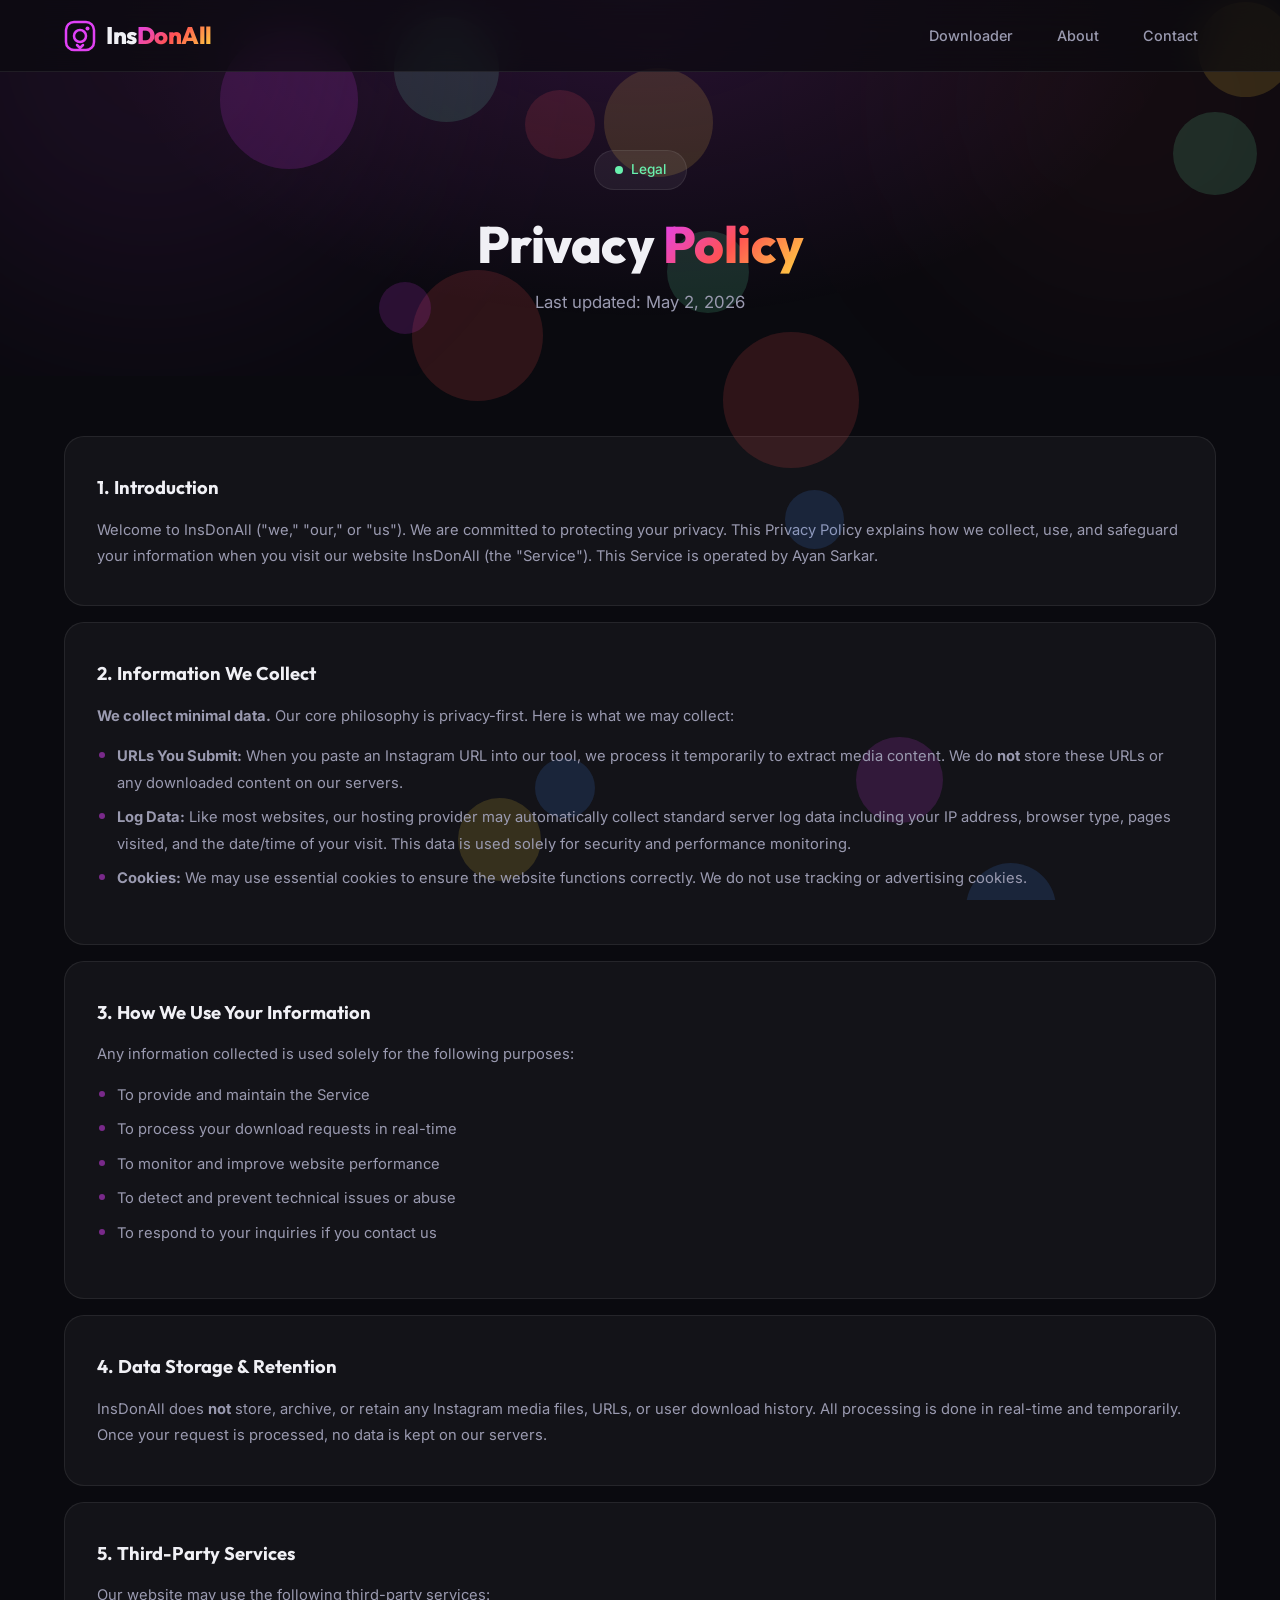
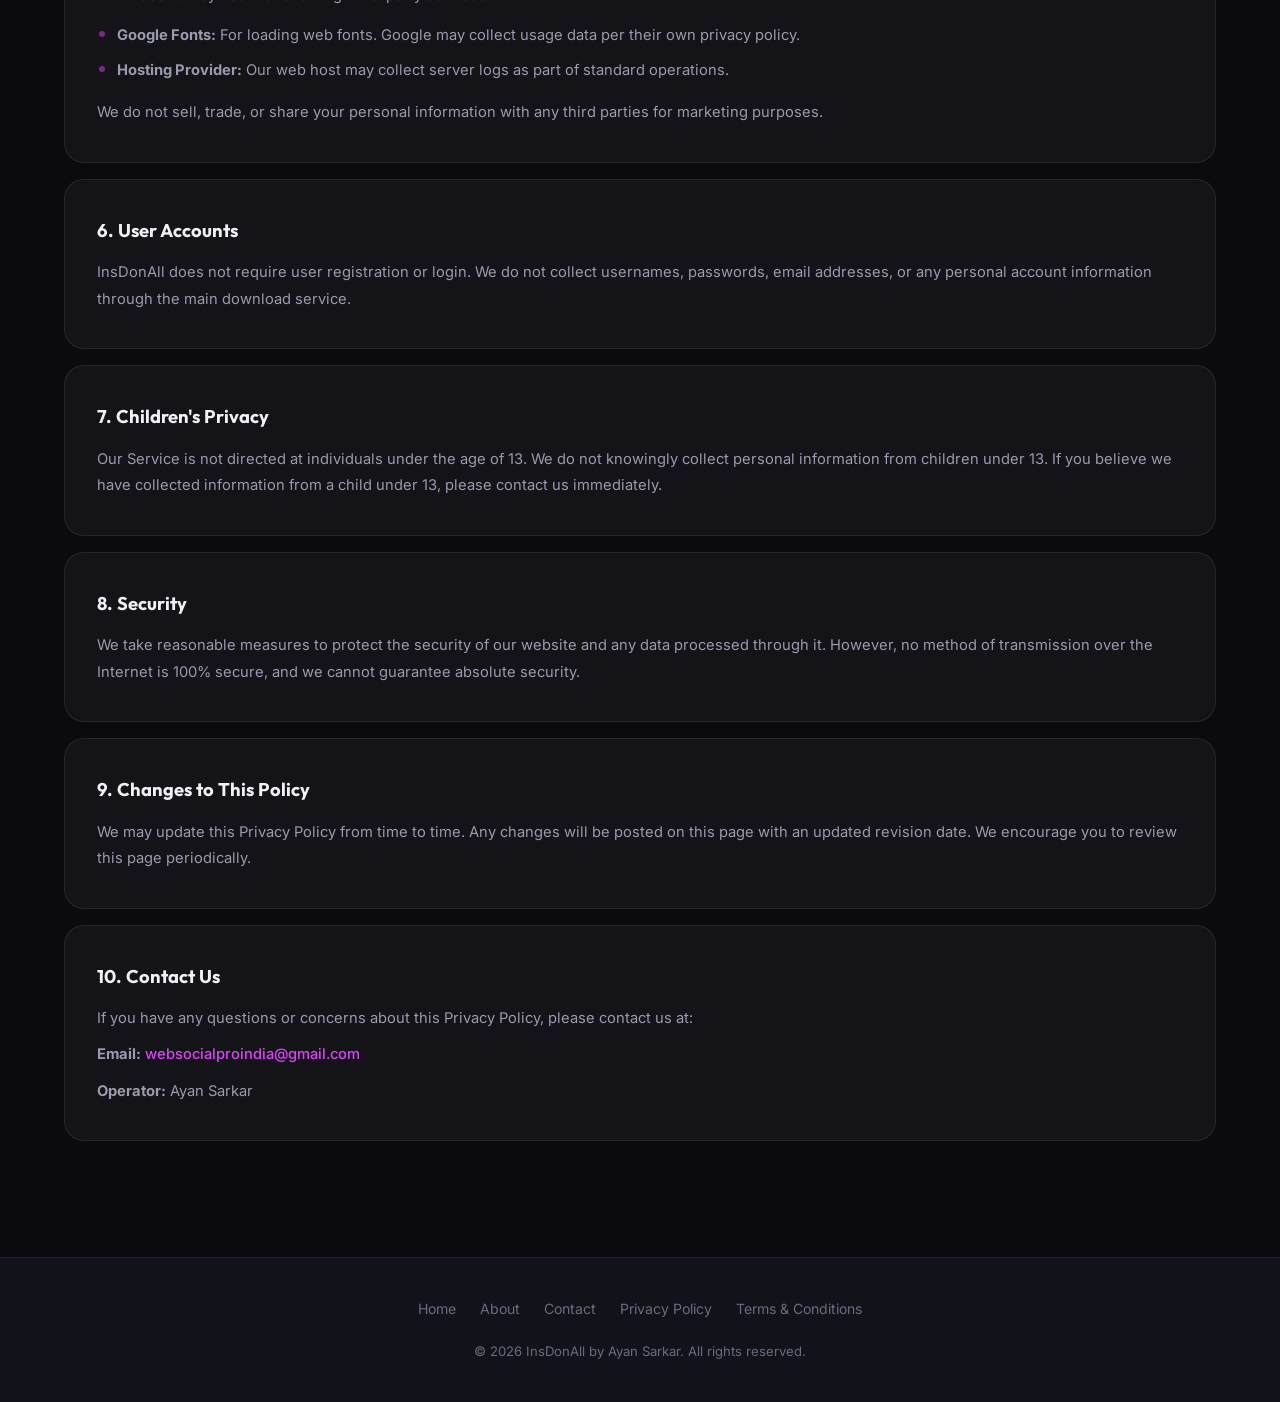
<file: privacy.html>
<!DOCTYPE html>
<html lang="en">
<head>
  <meta charset="UTF-8">
  <meta name="viewport" content="width=device-width, initial-scale=1.0">
  <title>Privacy Policy - InsDonAll</title>
  <meta name="description" content="InsDonAll Privacy Policy. Learn how we handle your data and protect your privacy.">
  <link rel="preconnect" href="https://fonts.googleapis.com">
  <link rel="preconnect" href="https://fonts.gstatic.com" crossorigin>
  <link href="https://fonts.googleapis.com/css2?family=Inter:wght@300;400;500;600;700;800;900&family=Outfit:wght@400;500;600;700;800&display=swap" rel="stylesheet">
  <link rel="stylesheet" href="style.css">
  <link rel="stylesheet" href="pages.css">
  <link rel="icon" type="image/svg+xml" href="data:image/svg+xml,<svg xmlns='http://www.w3.org/2000/svg' viewBox='0 0 100 100'><text y='.9em' font-size='90'>⬇️</text></svg>">
</head>
<body>
  <div class="bg-particles" id="bgParticles"></div>
  <header class="header" id="header">
    <div class="container header-inner">
      <a href="/" class="logo"><div class="logo-icon"><svg width="32" height="32" viewBox="0 0 32 32" fill="none"><rect x="2" y="2" width="28" height="28" rx="8" stroke="url(#logoGrad)" stroke-width="2.5"/><circle cx="16" cy="16" r="6" stroke="url(#logoGrad)" stroke-width="2.5"/><circle cx="23.5" cy="8.5" r="2" fill="url(#logoGrad)"/><path d="M16 22L16 28" stroke="url(#logoGrad)" stroke-width="2.5" stroke-linecap="round"/><path d="M13 25L16 28L19 25" stroke="url(#logoGrad)" stroke-width="2.5" stroke-linecap="round" stroke-linejoin="round"/><defs><linearGradient id="logoGrad" x1="0" y1="0" x2="32" y2="32"><stop stop-color="#E040FB"/><stop offset="0.5" stop-color="#FF5252"/><stop offset="1" stop-color="#FFD740"/></linearGradient></defs></svg></div><span class="logo-text">Ins<span class="logo-highlight">DonAll</span></span></a>
      <nav class="nav" id="mainNav">
        <a href="/" class="nav-link">Downloader</a>
        <a href="about.html" class="nav-link">About</a>
        <a href="contact.html" class="nav-link">Contact</a>
      </nav>
      <button class="mobile-menu-btn" id="mobileMenuBtn" aria-label="Toggle Menu"><span></span><span></span><span></span></button>
    </div>
  </header>

  <section class="page-hero">
    <div class="hero-glow hero-glow-1"></div>
    <div class="hero-glow hero-glow-2"></div>
    <div class="container">
      <div class="page-badge"><span class="badge-dot"></span> Legal</div>
      <h1 class="page-title">Privacy <span class="gradient-text">Policy</span></h1>
      <p class="page-subtitle">Last updated: May 2, 2026</p>
    </div>
  </section>

  <section class="page-content">
    <div class="container">
      <div class="legal-card">
        <h2>1. Introduction</h2>
        <p>Welcome to InsDonAll ("we," "our," or "us"). We are committed to protecting your privacy. This Privacy Policy explains how we collect, use, and safeguard your information when you visit our website InsDonAll (the "Service"). This Service is operated by Ayan Sarkar.</p>
      </div>
      <div class="legal-card">
        <h2>2. Information We Collect</h2>
        <p><strong>We collect minimal data.</strong> Our core philosophy is privacy-first. Here is what we may collect:</p>
        <ul>
          <li><strong>URLs You Submit:</strong> When you paste an Instagram URL into our tool, we process it temporarily to extract media content. We do <strong>not</strong> store these URLs or any downloaded content on our servers.</li>
          <li><strong>Log Data:</strong> Like most websites, our hosting provider may automatically collect standard server log data including your IP address, browser type, pages visited, and the date/time of your visit. This data is used solely for security and performance monitoring.</li>
          <li><strong>Cookies:</strong> We may use essential cookies to ensure the website functions correctly. We do not use tracking or advertising cookies.</li>
        </ul>
      </div>
      <div class="legal-card">
        <h2>3. How We Use Your Information</h2>
        <p>Any information collected is used solely for the following purposes:</p>
        <ul>
          <li>To provide and maintain the Service</li>
          <li>To process your download requests in real-time</li>
          <li>To monitor and improve website performance</li>
          <li>To detect and prevent technical issues or abuse</li>
          <li>To respond to your inquiries if you contact us</li>
        </ul>
      </div>
      <div class="legal-card">
        <h2>4. Data Storage & Retention</h2>
        <p>InsDonAll does <strong>not</strong> store, archive, or retain any Instagram media files, URLs, or user download history. All processing is done in real-time and temporarily. Once your request is processed, no data is kept on our servers.</p>
      </div>
      <div class="legal-card">
        <h2>5. Third-Party Services</h2>
        <p>Our website may use the following third-party services:</p>
        <ul>
          <li><strong>Google Fonts:</strong> For loading web fonts. Google may collect usage data per their own privacy policy.</li>
          <li><strong>Hosting Provider:</strong> Our web host may collect server logs as part of standard operations.</li>
        </ul>
        <p>We do not sell, trade, or share your personal information with any third parties for marketing purposes.</p>
      </div>
      <div class="legal-card">
        <h2>6. User Accounts</h2>
        <p>InsDonAll does not require user registration or login. We do not collect usernames, passwords, email addresses, or any personal account information through the main download service.</p>
      </div>
      <div class="legal-card">
        <h2>7. Children's Privacy</h2>
        <p>Our Service is not directed at individuals under the age of 13. We do not knowingly collect personal information from children under 13. If you believe we have collected information from a child under 13, please contact us immediately.</p>
      </div>
      <div class="legal-card">
        <h2>8. Security</h2>
        <p>We take reasonable measures to protect the security of our website and any data processed through it. However, no method of transmission over the Internet is 100% secure, and we cannot guarantee absolute security.</p>
      </div>
      <div class="legal-card">
        <h2>9. Changes to This Policy</h2>
        <p>We may update this Privacy Policy from time to time. Any changes will be posted on this page with an updated revision date. We encourage you to review this page periodically.</p>
      </div>
      <div class="legal-card">
        <h2>10. Contact Us</h2>
        <p>If you have any questions or concerns about this Privacy Policy, please contact us at:</p>
        <p><strong>Email:</strong> <a href="mailto:websocialproindia@gmail.com" class="text-link">websocialproindia@gmail.com</a></p>
        <p><strong>Operator:</strong> Ayan Sarkar</p>
      </div>
    </div>
  </section>

  <footer class="page-footer">
    <div class="container">
      <div class="footer-nav">
        <a href="/">Home</a><a href="about.html">About</a><a href="contact.html">Contact</a><a href="privacy.html">Privacy Policy</a><a href="terms.html">Terms & Conditions</a>
      </div>
      <p class="copyright">&copy; 2026 InsDonAll by Ayan Sarkar. All rights reserved.</p>
    </div>
  </footer>
  <script>
    const bp=document.getElementById('bgParticles');const c=['#E040FB','#FF5252','#FFD740','#448AFF','#69F0AE'];for(let i=0;i<15;i++){const p=document.createElement('div');p.className='particle';const s=Math.random()*150+50;p.style.cssText=`width:${s}px;height:${s}px;background:${c[i%5]};left:${Math.random()*100}%;top:${Math.random()*100}%;animation-delay:${Math.random()*10}s;animation-duration:${Math.random()*15+15}s`;bp.appendChild(p);}
    window.addEventListener('scroll',()=>{document.getElementById('header').classList.toggle('scrolled',window.scrollY>50)});
    const mb=document.getElementById('mobileMenuBtn'),mn=document.getElementById('mainNav');mb.addEventListener('click',()=>{mb.classList.toggle('open');mn.classList.toggle('open')});
  </script>
</body>
</html>
</file>
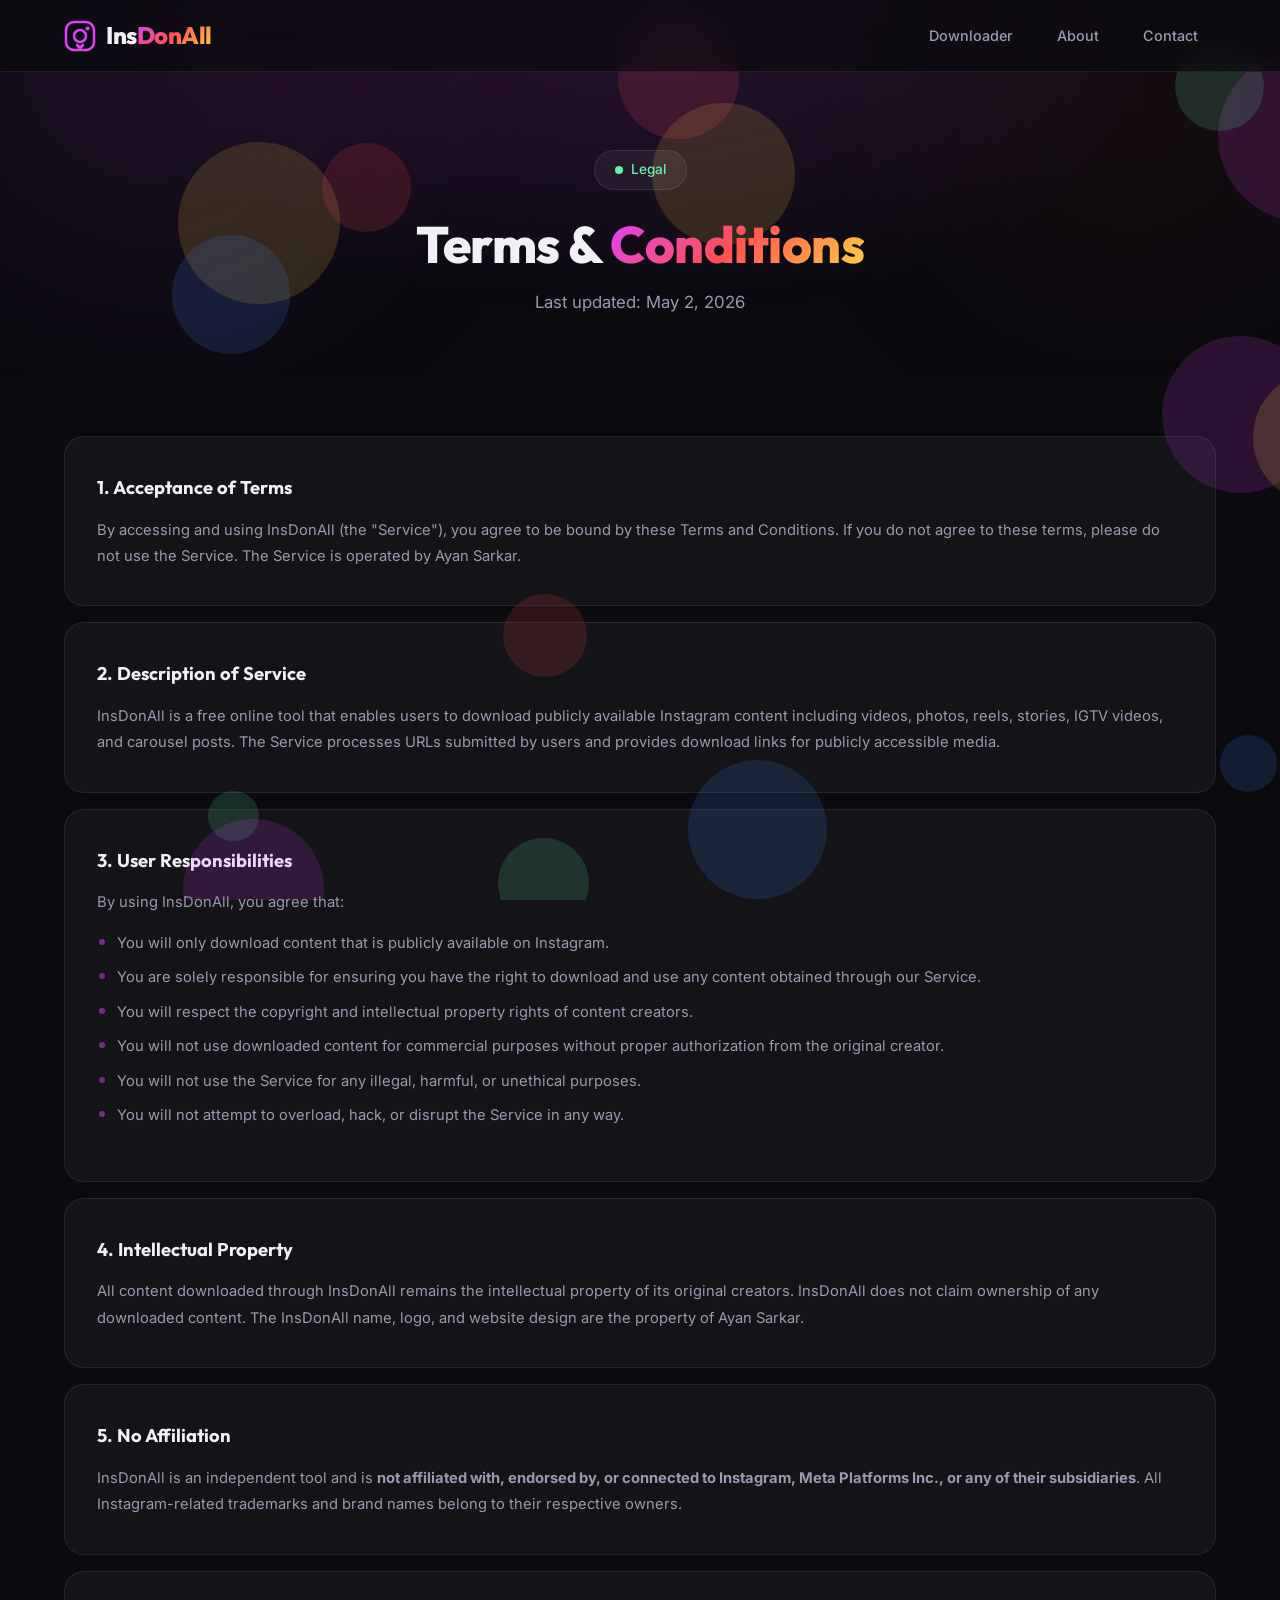
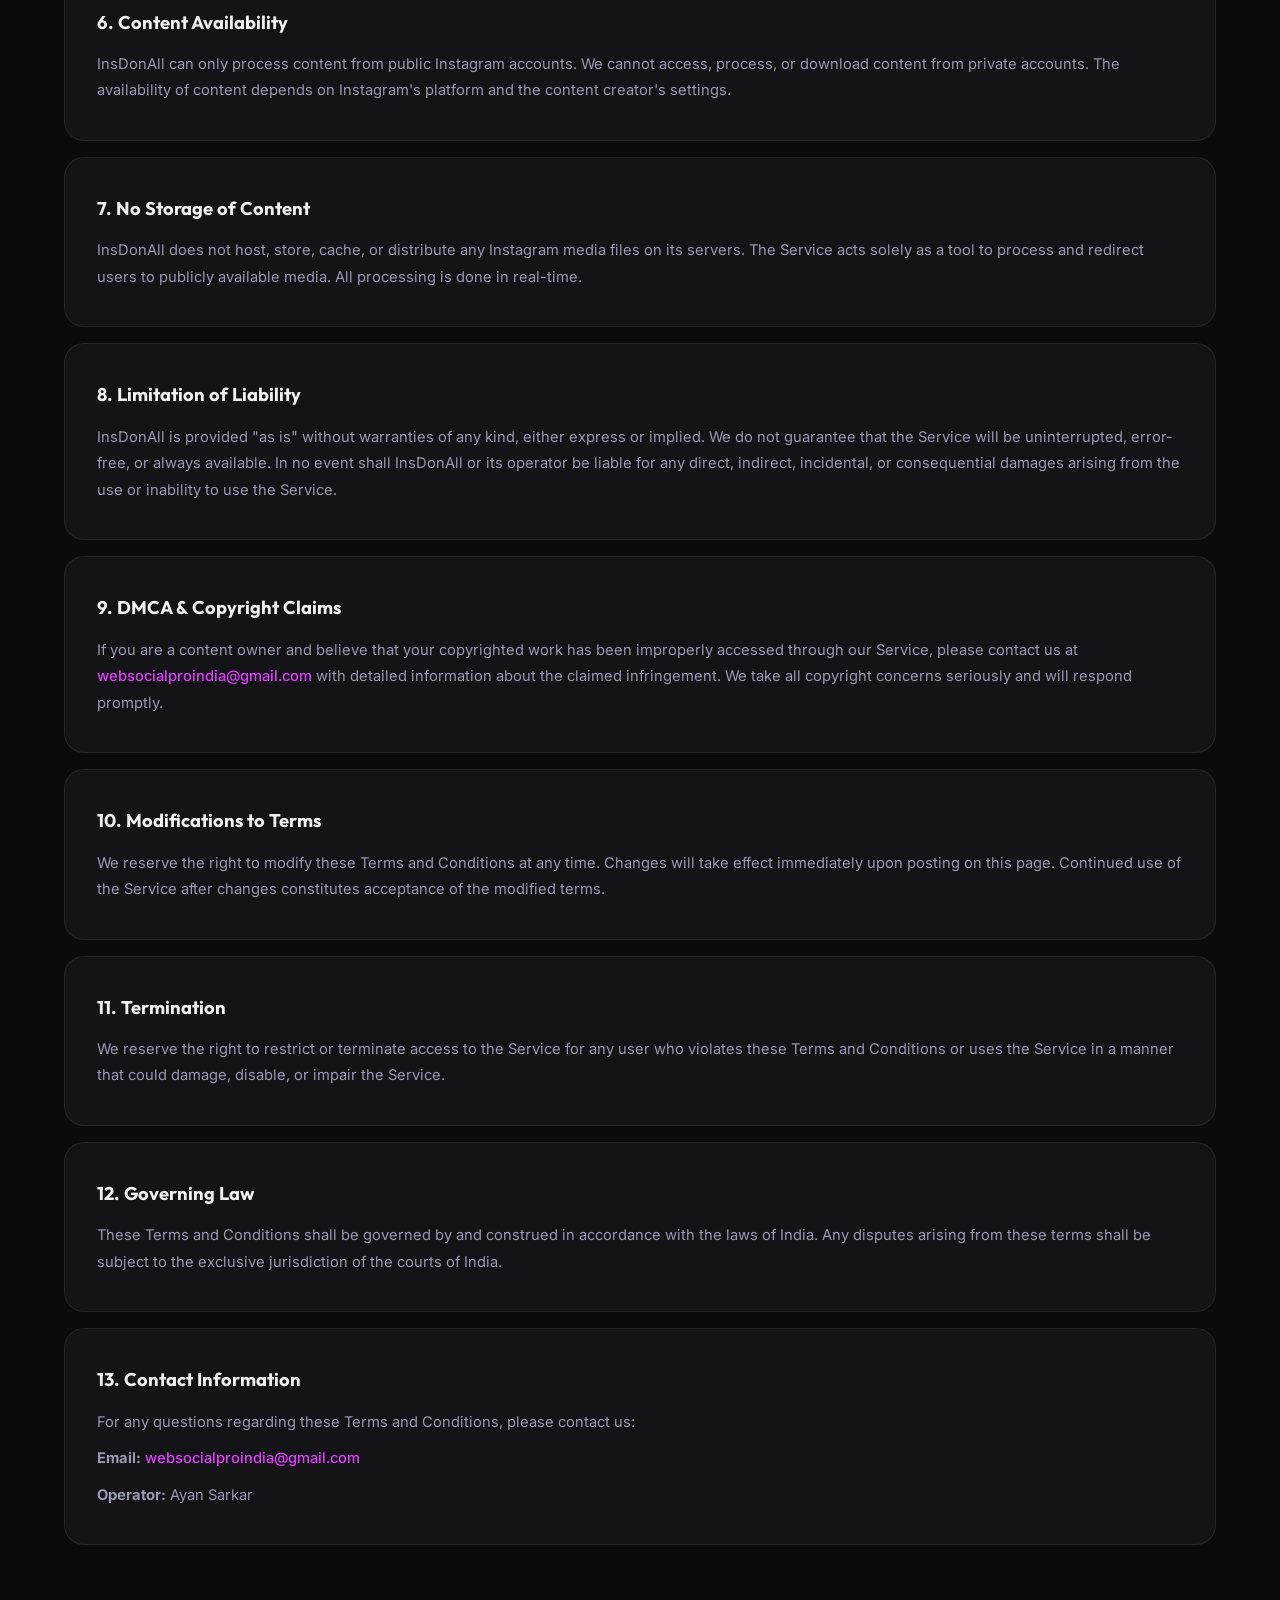
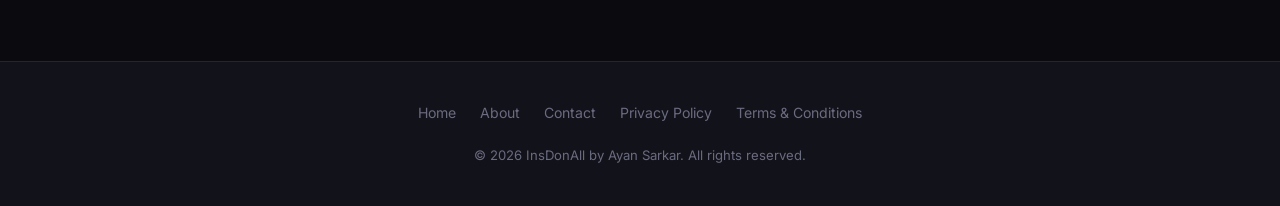
<file: terms.html>
<!DOCTYPE html>
<html lang="en">
<head>
  <meta charset="UTF-8">
  <meta name="viewport" content="width=device-width, initial-scale=1.0">
  <title>Terms & Conditions - InsDonAll</title>
  <meta name="description" content="InsDonAll Terms and Conditions. Read our terms of service before using the platform.">
  <link rel="preconnect" href="https://fonts.googleapis.com">
  <link rel="preconnect" href="https://fonts.gstatic.com" crossorigin>
  <link href="https://fonts.googleapis.com/css2?family=Inter:wght@300;400;500;600;700;800;900&family=Outfit:wght@400;500;600;700;800&display=swap" rel="stylesheet">
  <link rel="stylesheet" href="style.css">
  <link rel="stylesheet" href="pages.css">
  <link rel="icon" type="image/svg+xml" href="data:image/svg+xml,<svg xmlns='http://www.w3.org/2000/svg' viewBox='0 0 100 100'><text y='.9em' font-size='90'>⬇️</text></svg>">
</head>
<body>
  <div class="bg-particles" id="bgParticles"></div>
  <header class="header" id="header">
    <div class="container header-inner">
      <a href="/" class="logo"><div class="logo-icon"><svg width="32" height="32" viewBox="0 0 32 32" fill="none"><rect x="2" y="2" width="28" height="28" rx="8" stroke="url(#logoGrad)" stroke-width="2.5"/><circle cx="16" cy="16" r="6" stroke="url(#logoGrad)" stroke-width="2.5"/><circle cx="23.5" cy="8.5" r="2" fill="url(#logoGrad)"/><path d="M16 22L16 28" stroke="url(#logoGrad)" stroke-width="2.5" stroke-linecap="round"/><path d="M13 25L16 28L19 25" stroke="url(#logoGrad)" stroke-width="2.5" stroke-linecap="round" stroke-linejoin="round"/><defs><linearGradient id="logoGrad" x1="0" y1="0" x2="32" y2="32"><stop stop-color="#E040FB"/><stop offset="0.5" stop-color="#FF5252"/><stop offset="1" stop-color="#FFD740"/></linearGradient></defs></svg></div><span class="logo-text">Ins<span class="logo-highlight">DonAll</span></span></a>
      <nav class="nav" id="mainNav">
        <a href="/" class="nav-link">Downloader</a>
        <a href="about.html" class="nav-link">About</a>
        <a href="contact.html" class="nav-link">Contact</a>
      </nav>
      <button class="mobile-menu-btn" id="mobileMenuBtn" aria-label="Toggle Menu"><span></span><span></span><span></span></button>
    </div>
  </header>

  <section class="page-hero">
    <div class="hero-glow hero-glow-1"></div>
    <div class="hero-glow hero-glow-2"></div>
    <div class="container">
      <div class="page-badge"><span class="badge-dot"></span> Legal</div>
      <h1 class="page-title">Terms & <span class="gradient-text">Conditions</span></h1>
      <p class="page-subtitle">Last updated: May 2, 2026</p>
    </div>
  </section>

  <section class="page-content">
    <div class="container">
      <div class="legal-card">
        <h2>1. Acceptance of Terms</h2>
        <p>By accessing and using InsDonAll (the "Service"), you agree to be bound by these Terms and Conditions. If you do not agree to these terms, please do not use the Service. The Service is operated by Ayan Sarkar.</p>
      </div>
      <div class="legal-card">
        <h2>2. Description of Service</h2>
        <p>InsDonAll is a free online tool that enables users to download publicly available Instagram content including videos, photos, reels, stories, IGTV videos, and carousel posts. The Service processes URLs submitted by users and provides download links for publicly accessible media.</p>
      </div>
      <div class="legal-card">
        <h2>3. User Responsibilities</h2>
        <p>By using InsDonAll, you agree that:</p>
        <ul>
          <li>You will only download content that is publicly available on Instagram.</li>
          <li>You are solely responsible for ensuring you have the right to download and use any content obtained through our Service.</li>
          <li>You will respect the copyright and intellectual property rights of content creators.</li>
          <li>You will not use downloaded content for commercial purposes without proper authorization from the original creator.</li>
          <li>You will not use the Service for any illegal, harmful, or unethical purposes.</li>
          <li>You will not attempt to overload, hack, or disrupt the Service in any way.</li>
        </ul>
      </div>
      <div class="legal-card">
        <h2>4. Intellectual Property</h2>
        <p>All content downloaded through InsDonAll remains the intellectual property of its original creators. InsDonAll does not claim ownership of any downloaded content. The InsDonAll name, logo, and website design are the property of Ayan Sarkar.</p>
      </div>
      <div class="legal-card">
        <h2>5. No Affiliation</h2>
        <p>InsDonAll is an independent tool and is <strong>not affiliated with, endorsed by, or connected to Instagram, Meta Platforms Inc., or any of their subsidiaries</strong>. All Instagram-related trademarks and brand names belong to their respective owners.</p>
      </div>
      <div class="legal-card">
        <h2>6. Content Availability</h2>
        <p>InsDonAll can only process content from public Instagram accounts. We cannot access, process, or download content from private accounts. The availability of content depends on Instagram's platform and the content creator's settings.</p>
      </div>
      <div class="legal-card">
        <h2>7. No Storage of Content</h2>
        <p>InsDonAll does not host, store, cache, or distribute any Instagram media files on its servers. The Service acts solely as a tool to process and redirect users to publicly available media. All processing is done in real-time.</p>
      </div>
      <div class="legal-card">
        <h2>8. Limitation of Liability</h2>
        <p>InsDonAll is provided "as is" without warranties of any kind, either express or implied. We do not guarantee that the Service will be uninterrupted, error-free, or always available. In no event shall InsDonAll or its operator be liable for any direct, indirect, incidental, or consequential damages arising from the use or inability to use the Service.</p>
      </div>
      <div class="legal-card">
        <h2>9. DMCA & Copyright Claims</h2>
        <p>If you are a content owner and believe that your copyrighted work has been improperly accessed through our Service, please contact us at <a href="mailto:websocialproindia@gmail.com" class="text-link">websocialproindia@gmail.com</a> with detailed information about the claimed infringement. We take all copyright concerns seriously and will respond promptly.</p>
      </div>
      <div class="legal-card">
        <h2>10. Modifications to Terms</h2>
        <p>We reserve the right to modify these Terms and Conditions at any time. Changes will take effect immediately upon posting on this page. Continued use of the Service after changes constitutes acceptance of the modified terms.</p>
      </div>
      <div class="legal-card">
        <h2>11. Termination</h2>
        <p>We reserve the right to restrict or terminate access to the Service for any user who violates these Terms and Conditions or uses the Service in a manner that could damage, disable, or impair the Service.</p>
      </div>
      <div class="legal-card">
        <h2>12. Governing Law</h2>
        <p>These Terms and Conditions shall be governed by and construed in accordance with the laws of India. Any disputes arising from these terms shall be subject to the exclusive jurisdiction of the courts of India.</p>
      </div>
      <div class="legal-card">
        <h2>13. Contact Information</h2>
        <p>For any questions regarding these Terms and Conditions, please contact us:</p>
        <p><strong>Email:</strong> <a href="mailto:websocialproindia@gmail.com" class="text-link">websocialproindia@gmail.com</a></p>
        <p><strong>Operator:</strong> Ayan Sarkar</p>
      </div>
    </div>
  </section>

  <footer class="page-footer">
    <div class="container">
      <div class="footer-nav">
        <a href="/">Home</a><a href="about.html">About</a><a href="contact.html">Contact</a><a href="privacy.html">Privacy Policy</a><a href="terms.html">Terms & Conditions</a>
      </div>
      <p class="copyright">&copy; 2026 InsDonAll by Ayan Sarkar. All rights reserved.</p>
    </div>
  </footer>
  <script>
    const bp=document.getElementById('bgParticles');const c=['#E040FB','#FF5252','#FFD740','#448AFF','#69F0AE'];for(let i=0;i<15;i++){const p=document.createElement('div');p.className='particle';const s=Math.random()*150+50;p.style.cssText=`width:${s}px;height:${s}px;background:${c[i%5]};left:${Math.random()*100}%;top:${Math.random()*100}%;animation-delay:${Math.random()*10}s;animation-duration:${Math.random()*15+15}s`;bp.appendChild(p);}
    window.addEventListener('scroll',()=>{document.getElementById('header').classList.toggle('scrolled',window.scrollY>50)});
    const mb=document.getElementById('mobileMenuBtn'),mn=document.getElementById('mainNav');mb.addEventListener('click',()=>{mb.classList.toggle('open');mn.classList.toggle('open')});
  </script>
</body>
</html>
</file>
<file: style.css>
/* ========== DESIGN TOKENS ========== */
:root {
  --bg-primary: #0a0a0f;
  --bg-secondary: #12121a;
  --bg-card: rgba(255,255,255,0.04);
  --bg-card-hover: rgba(255,255,255,0.07);
  --bg-glass: rgba(255,255,255,0.06);
  --border-glass: rgba(255,255,255,0.08);
  --text-primary: #f0f0f5;
  --text-secondary: #9a9ab0;
  --text-muted: #6b6b80;
  --accent-pink: #E040FB;
  --accent-red: #FF5252;
  --accent-orange: #FF6E40;
  --accent-yellow: #FFD740;
  --accent-green: #69F0AE;
  --accent-blue: #448AFF;
  --accent-purple: #B388FF;
  --gradient-main: linear-gradient(135deg, #E040FB 0%, #FF5252 50%, #FFD740 100%);
  --gradient-hero: radial-gradient(ellipse at 50% 0%, rgba(224,64,251,0.15) 0%, transparent 60%);
  --shadow-sm: 0 2px 8px rgba(0,0,0,0.3);
  --shadow-md: 0 8px 32px rgba(0,0,0,0.4);
  --shadow-lg: 0 16px 64px rgba(0,0,0,0.5);
  --shadow-glow: 0 0 40px rgba(224,64,251,0.15);
  --radius-sm: 8px;
  --radius-md: 14px;
  --radius-lg: 20px;
  --radius-xl: 28px;
  --font-main: 'Inter', -apple-system, BlinkMacSystemFont, sans-serif;
  --font-display: 'Outfit', 'Inter', sans-serif;
  --transition: 0.3s cubic-bezier(0.4, 0, 0.2, 1);
}

/* ========== RESET ========== */
*, *::before, *::after { box-sizing: border-box; margin: 0; padding: 0; }
html { scroll-behavior: smooth; -webkit-font-smoothing: antialiased; }
body {
  font-family: var(--font-main);
  background: var(--bg-primary);
  color: var(--text-primary);
  line-height: 1.6;
  overflow-x: hidden;
  min-height: 100vh;
}
a { text-decoration: none; color: inherit; }
button { cursor: pointer; border: none; background: none; font-family: inherit; }
ul { list-style: none; }
img { max-width: 100%; display: block; }
input { font-family: inherit; }

.container { max-width: 1200px; margin: 0 auto; padding: 0 24px; }

/* ========== BG PARTICLES ========== */
.bg-particles {
  position: fixed; inset: 0; z-index: 0; pointer-events: none; overflow: hidden;
}
.bg-particles .particle {
  position: absolute; border-radius: 50%; opacity: 0.15;
  animation: floatParticle 20s ease-in-out infinite;
}
@keyframes floatParticle {
  0%, 100% { transform: translateY(0) scale(1); }
  50% { transform: translateY(-80px) scale(1.1); }
}

/* ========== HEADER ========== */
.header {
  position: fixed; top: 0; left: 0; right: 0; z-index: 100;
  padding: 16px 0;
  background: rgba(10,10,15,0.7);
  backdrop-filter: blur(20px); -webkit-backdrop-filter: blur(20px);
  border-bottom: 1px solid var(--border-glass);
  transition: var(--transition);
}
.header.scrolled { padding: 10px 0; background: rgba(10,10,15,0.92); }
.header-inner { display: flex; align-items: center; justify-content: space-between; }

.logo { display: flex; align-items: center; gap: 10px; }
.logo-icon { display: flex; }
.logo-text { font-family: var(--font-display); font-size: 1.5rem; font-weight: 800; letter-spacing: -0.5px; }
.logo-highlight { background: var(--gradient-main); -webkit-background-clip: text; -webkit-text-fill-color: transparent; background-clip: text; }

.nav { display: flex; gap: 8px; }
.nav-link {
  padding: 8px 18px; border-radius: var(--radius-sm); font-size: 0.9rem; font-weight: 500;
  color: var(--text-secondary); transition: var(--transition);
}
.nav-link:hover, .nav-link.active { color: var(--text-primary); background: var(--bg-glass); }

.mobile-menu-btn { display: none; flex-direction: column; gap: 5px; padding: 8px; }
.mobile-menu-btn span { width: 22px; height: 2px; background: var(--text-primary); border-radius: 2px; transition: var(--transition); }

/* ========== HERO ========== */
.hero {
  position: relative; padding: 160px 0 80px; text-align: center; overflow: hidden;
  background: var(--gradient-hero);
}
.hero-glow {
  position: absolute; border-radius: 50%; filter: blur(120px); pointer-events: none; opacity: 0.4;
}
.hero-glow-1 { width: 500px; height: 500px; background: rgba(224,64,251,0.2); top: -200px; left: -100px; animation: pulseGlow 8s ease-in-out infinite; }
.hero-glow-2 { width: 400px; height: 400px; background: rgba(255,82,82,0.15); top: -100px; right: -50px; animation: pulseGlow 10s ease-in-out infinite 2s; }
.hero-glow-3 { width: 350px; height: 350px; background: rgba(255,215,64,0.1); bottom: -150px; left: 50%; animation: pulseGlow 12s ease-in-out infinite 4s; }
@keyframes pulseGlow { 0%, 100% { transform: scale(1); opacity: 0.4; } 50% { transform: scale(1.2); opacity: 0.6; } }

.hero-content { position: relative; z-index: 2; }

.hero-badge {
  display: inline-flex; align-items: center; gap: 8px;
  padding: 8px 20px; border-radius: 50px;
  background: var(--bg-glass); border: 1px solid var(--border-glass);
  font-size: 0.85rem; font-weight: 500; color: var(--accent-green);
  margin-bottom: 28px; animation: fadeInDown 0.8s ease;
}
.badge-dot { width: 8px; height: 8px; background: var(--accent-green); border-radius: 50%; animation: pulse 2s infinite; }
@keyframes pulse { 0%, 100% { opacity: 1; } 50% { opacity: 0.4; } }
@keyframes fadeInDown { from { opacity: 0; transform: translateY(-20px); } to { opacity: 1; transform: translateY(0); } }
@keyframes fadeInUp { from { opacity: 0; transform: translateY(20px); } to { opacity: 1; transform: translateY(0); } }

.hero-title {
  font-family: var(--font-display); font-size: clamp(2.2rem, 5vw, 3.8rem); font-weight: 800;
  line-height: 1.15; letter-spacing: -1px; margin-bottom: 20px;
  animation: fadeInUp 0.8s ease 0.1s both;
}
.gradient-text { background: var(--gradient-main); -webkit-background-clip: text; -webkit-text-fill-color: transparent; background-clip: text; }

.hero-subtitle {
  font-size: 1.1rem; color: var(--text-secondary); max-width: 560px; margin: 0 auto 36px;
  line-height: 1.7; animation: fadeInUp 0.8s ease 0.2s both;
}

/* ========== PLATFORM TABS ========== */
.platform-tabs {
  display: flex; justify-content: center; gap: 6px; flex-wrap: wrap;
  margin-bottom: 32px; animation: fadeInUp 0.8s ease 0.3s both;
}
.platform-tab {
  display: flex; align-items: center; gap: 6px;
  padding: 10px 20px; border-radius: var(--radius-sm);
  font-size: 0.88rem; font-weight: 500; color: var(--text-secondary);
  background: var(--bg-glass); border: 1px solid transparent;
  transition: var(--transition);
}
.platform-tab:hover { color: var(--text-primary); border-color: var(--border-glass); background: var(--bg-card-hover); }
.platform-tab.active {
  color: #fff; background: rgba(224,64,251,0.15); border-color: rgba(224,64,251,0.3);
}

/* ========== DOWNLOAD BOX ========== */
.download-box {
  max-width: 720px; margin: 0 auto 24px;
  background: var(--bg-glass); border: 1px solid var(--border-glass);
  border-radius: var(--radius-lg); padding: 8px;
  backdrop-filter: blur(20px); -webkit-backdrop-filter: blur(20px);
  box-shadow: var(--shadow-glow); transition: var(--transition);
  animation: fadeInUp 0.8s ease 0.4s both;
}
.download-box:focus-within { border-color: rgba(224,64,251,0.3); box-shadow: 0 0 60px rgba(224,64,251,0.2); }

.input-wrapper {
  display: flex; align-items: center; gap: 8px;
  background: rgba(0,0,0,0.3); border-radius: var(--radius-md); padding: 6px 8px 6px 16px;
  margin-bottom: 8px;
}
.input-icon { color: var(--text-muted); display: flex; flex-shrink: 0; }
.url-input {
  flex: 1; background: none; border: none; outline: none;
  font-size: 1rem; color: var(--text-primary); padding: 12px 8px;
}
.url-input::placeholder { color: var(--text-muted); }

.paste-btn {
  display: flex; align-items: center; gap: 6px;
  padding: 10px 18px; border-radius: var(--radius-sm);
  font-size: 0.85rem; font-weight: 600; color: var(--text-primary);
  background: var(--bg-card-hover); border: 1px solid var(--border-glass);
  transition: var(--transition); white-space: nowrap;
}
.paste-btn:hover { background: rgba(255,255,255,0.12); }

.download-btn {
  width: 100%; padding: 16px 32px; border-radius: var(--radius-md);
  font-size: 1.05rem; font-weight: 700; color: #fff;
  background: var(--gradient-main); background-size: 200% 200%;
  transition: var(--transition); position: relative; overflow: hidden;
}
.download-btn::before {
  content: ''; position: absolute; inset: 0;
  background: linear-gradient(135deg, rgba(255,255,255,0.15), transparent);
  opacity: 0; transition: var(--transition);
}
.download-btn:hover::before { opacity: 1; }
.download-btn:hover { transform: translateY(-1px); box-shadow: 0 8px 32px rgba(224,64,251,0.3); }
.download-btn:active { transform: translateY(0); }
.download-btn:disabled { opacity: 0.6; cursor: not-allowed; transform: none; }

.btn-content, .btn-loading { display: flex; align-items: center; justify-content: center; gap: 10px; }

.spinner {
  width: 20px; height: 20px; border: 2.5px solid rgba(255,255,255,0.3);
  border-top-color: #fff; border-radius: 50%; animation: spin 0.8s linear infinite;
}
@keyframes spin { to { transform: rotate(360deg); } }

/* ========== STATUS & SUPPORTED ========== */
.status-msg {
  max-width: 720px; margin: 0 auto 16px; padding: 0; font-size: 0.9rem;
  border-radius: var(--radius-sm); text-align: center; transition: var(--transition);
}
.status-msg.error { padding: 12px 20px; background: rgba(255,82,82,0.12); color: #FF8A80; border: 1px solid rgba(255,82,82,0.2); }
.status-msg.success { padding: 12px 20px; background: rgba(105,240,174,0.12); color: #69F0AE; border: 1px solid rgba(105,240,174,0.2); }

.supported-info {
  display: flex; align-items: center; justify-content: center; gap: 12px; flex-wrap: wrap;
  font-size: 0.82rem; color: var(--text-muted); animation: fadeInUp 0.8s ease 0.5s both;
}
.format-tags { display: flex; gap: 6px; flex-wrap: wrap; justify-content: center; }
.format-tag {
  padding: 4px 12px; border-radius: 50px; font-size: 0.78rem; font-weight: 500;
  background: var(--bg-glass); border: 1px solid var(--border-glass); color: var(--text-secondary);
}

/* ========== RESULTS ========== */
.results-section { padding: 60px 0; }
.results-header { display: flex; align-items: center; justify-content: space-between; margin-bottom: 32px; }
.results-header .section-title { display: flex; align-items: center; gap: 10px; font-size: 1.4rem; color: var(--accent-green); }
.clear-btn {
  display: flex; align-items: center; gap: 6px; padding: 8px 16px;
  border-radius: var(--radius-sm); font-size: 0.85rem; font-weight: 500;
  color: var(--text-secondary); background: var(--bg-glass); border: 1px solid var(--border-glass);
  transition: var(--transition);
}
.clear-btn:hover { color: var(--accent-red); border-color: rgba(255,82,82,0.3); }

.results-grid { display: grid; grid-template-columns: repeat(auto-fill, minmax(320px, 1fr)); gap: 24px; }

.result-card {
  background: var(--bg-card); border: 1px solid var(--border-glass); border-radius: var(--radius-lg);
  overflow: hidden; transition: var(--transition); animation: fadeInUp 0.5s ease both;
}
.result-card:hover { border-color: rgba(224,64,251,0.2); transform: translateY(-4px); box-shadow: var(--shadow-md); }

.result-thumb {
  position: relative; aspect-ratio: 1; overflow: hidden; background: var(--bg-secondary);
}
.result-thumb img { width: 100%; height: 100%; object-fit: cover; transition: var(--transition); }
.result-card:hover .result-thumb img { transform: scale(1.05); }
.result-type-badge {
  position: absolute; top: 12px; left: 12px; padding: 4px 12px;
  border-radius: 50px; font-size: 0.75rem; font-weight: 600; text-transform: uppercase;
  background: rgba(0,0,0,0.6); backdrop-filter: blur(10px); color: #fff;
}
.result-duration {
  position: absolute; bottom: 12px; right: 12px; padding: 4px 10px;
  border-radius: 6px; font-size: 0.78rem; font-weight: 600;
  background: rgba(0,0,0,0.7); color: #fff;
}
.result-info { padding: 20px; }
.result-title {
  font-size: 0.92rem; font-weight: 500; color: var(--text-primary);
  margin-bottom: 8px; line-height: 1.5;
  display: -webkit-box; -webkit-line-clamp: 2; -webkit-box-orient: vertical; overflow: hidden;
}
.result-meta { display: flex; gap: 16px; margin-bottom: 16px; font-size: 0.82rem; color: var(--text-muted); }
.result-meta span { display: flex; align-items: center; gap: 4px; }

.result-actions { display: flex; gap: 8px; }
.result-dl-btn {
  flex: 1; display: flex; align-items: center; justify-content: center; gap: 8px;
  padding: 12px 16px; border-radius: var(--radius-sm);
  font-size: 0.88rem; font-weight: 600; color: #fff;
  background: var(--gradient-main); transition: var(--transition);
}
.result-dl-btn:hover { transform: translateY(-2px); box-shadow: 0 4px 20px rgba(224,64,251,0.3); }
.result-dl-btn.secondary {
  background: var(--bg-glass); border: 1px solid var(--border-glass); color: var(--text-primary);
}
.result-dl-btn.secondary:hover { background: var(--bg-card-hover); box-shadow: none; }

/* ========== HOW IT WORKS ========== */
.how-section { padding: 100px 0; }

.section-header { text-align: center; margin-bottom: 60px; }
.section-badge {
  display: inline-block; padding: 6px 18px; border-radius: 50px;
  font-size: 0.82rem; font-weight: 600; text-transform: uppercase; letter-spacing: 1px;
  background: rgba(224,64,251,0.1); color: var(--accent-pink); border: 1px solid rgba(224,64,251,0.2);
  margin-bottom: 16px;
}
.section-title-lg {
  font-family: var(--font-display); font-size: clamp(1.8rem, 4vw, 2.8rem); font-weight: 800;
  letter-spacing: -0.5px; margin-bottom: 12px;
}
.section-desc { font-size: 1.05rem; color: var(--text-secondary); max-width: 500px; margin: 0 auto; }

.steps-grid { display: flex; align-items: center; justify-content: center; gap: 16px; flex-wrap: wrap; }

.step-card {
  flex: 1; min-width: 240px; max-width: 320px; padding: 40px 28px; text-align: center;
  background: var(--bg-card); border: 1px solid var(--border-glass); border-radius: var(--radius-lg);
  transition: var(--transition); position: relative;
}
.step-card:hover { border-color: rgba(224,64,251,0.2); transform: translateY(-6px); box-shadow: var(--shadow-glow); }

.step-number {
  font-family: var(--font-display); font-size: 3rem; font-weight: 900;
  background: var(--gradient-main); -webkit-background-clip: text; -webkit-text-fill-color: transparent; background-clip: text;
  opacity: 0.2; position: absolute; top: 16px; right: 24px;
}
.step-icon { color: var(--accent-pink); margin-bottom: 20px; }
.step-title { font-family: var(--font-display); font-size: 1.15rem; font-weight: 700; margin-bottom: 10px; }
.step-desc { font-size: 0.9rem; color: var(--text-secondary); line-height: 1.6; }

.step-connector { color: var(--text-muted); flex-shrink: 0; }

/* ========== FEATURES ========== */
.features-section { padding: 100px 0; background: var(--bg-secondary); }

.features-grid { display: grid; grid-template-columns: repeat(auto-fill, minmax(260px, 1fr)); gap: 20px; }

.feature-card {
  padding: 32px 24px; border-radius: var(--radius-lg);
  background: var(--bg-card); border: 1px solid var(--border-glass);
  transition: var(--transition);
}
.feature-card:hover { border-color: rgba(224,64,251,0.15); transform: translateY(-4px); box-shadow: var(--shadow-md); }

.feature-icon {
  width: 56px; height: 56px; border-radius: var(--radius-md);
  display: flex; align-items: center; justify-content: center;
  background: rgba(224,64,251,0.08); color: var(--accent, var(--accent-pink));
  margin-bottom: 20px; transition: var(--transition);
}
.feature-card:hover .feature-icon { transform: scale(1.1); }
.feature-card h3 { font-family: var(--font-display); font-size: 1.08rem; font-weight: 700; margin-bottom: 10px; }
.feature-card p { font-size: 0.88rem; color: var(--text-secondary); line-height: 1.6; }

/* ========== FAQ ========== */
.faq-section { padding: 100px 0; }

.faq-list { max-width: 720px; margin: 0 auto; }
.faq-item {
  border: 1px solid var(--border-glass); border-radius: var(--radius-md);
  margin-bottom: 10px; overflow: hidden; transition: var(--transition);
}
.faq-item.open { border-color: rgba(224,64,251,0.2); }
.faq-question {
  width: 100%; display: flex; align-items: center; justify-content: space-between;
  padding: 20px 24px; font-size: 1rem; font-weight: 600; color: var(--text-primary);
  text-align: left; transition: var(--transition); background: var(--bg-card);
}
.faq-question:hover { background: var(--bg-card-hover); }
.faq-chevron { transition: var(--transition); color: var(--text-muted); flex-shrink: 0; }
.faq-item.open .faq-chevron { transform: rotate(180deg); color: var(--accent-pink); }
.faq-answer {
  max-height: 0; overflow: hidden; transition: max-height 0.4s ease, padding 0.4s ease;
}
.faq-item.open .faq-answer { max-height: 300px; }
.faq-answer p { padding: 0 24px 20px; font-size: 0.92rem; color: var(--text-secondary); line-height: 1.7; }

/* ========== FOOTER ========== */
.footer { padding: 80px 0 40px; background: var(--bg-secondary); border-top: 1px solid var(--border-glass); }

.footer-grid { display: grid; grid-template-columns: 2fr 1fr 1fr 1fr; gap: 40px; margin-bottom: 48px; }
.footer-brand .logo { margin-bottom: 16px; }
.footer-desc { font-size: 0.88rem; color: var(--text-muted); line-height: 1.7; max-width: 320px; }

.footer-links h4 { font-family: var(--font-display); font-size: 0.95rem; font-weight: 700; margin-bottom: 16px; }
.footer-links li { margin-bottom: 10px; }
.footer-links a { font-size: 0.88rem; color: var(--text-muted); transition: var(--transition); }
.footer-links a:hover { color: var(--text-primary); }

.footer-bottom {
  padding-top: 32px; border-top: 1px solid var(--border-glass); text-align: center;
}
.disclaimer { font-size: 0.82rem; color: var(--text-muted); max-width: 700px; margin: 0 auto 16px; line-height: 1.7; }
.copyright { font-size: 0.82rem; color: var(--text-muted); }

/* ========== RESPONSIVE ========== */
@media (max-width: 768px) {
  .nav { display: none; position: absolute; top: 100%; left: 0; right: 0; flex-direction: column; padding: 16px; background: rgba(10,10,15,0.95); backdrop-filter: blur(20px); border-bottom: 1px solid var(--border-glass); }
  .nav.open { display: flex; }
  .mobile-menu-btn { display: flex; }
  .mobile-menu-btn.open span:nth-child(1) { transform: rotate(45deg) translate(5px, 5px); }
  .mobile-menu-btn.open span:nth-child(2) { opacity: 0; }
  .mobile-menu-btn.open span:nth-child(3) { transform: rotate(-45deg) translate(5px, -5px); }
  
  .hero { padding: 130px 0 60px; }
  .platform-tabs { gap: 4px; }
  .platform-tab { padding: 8px 14px; font-size: 0.8rem; }
  .input-wrapper { flex-wrap: wrap; }
  .paste-btn { flex-shrink: 0; }
  .steps-grid { flex-direction: column; }
  .step-connector { transform: rotate(90deg); }
  .features-grid { grid-template-columns: 1fr; }
  .footer-grid { grid-template-columns: 1fr 1fr; gap: 32px; }
  .results-grid { grid-template-columns: 1fr; }
}
@media (max-width: 480px) {
  .footer-grid { grid-template-columns: 1fr; }
  .download-btn { padding: 14px 24px; font-size: 0.95rem; }
}
</file>
<file: pages.css>
/* ========== PAGES CSS - Shared styles for About, Contact, Privacy, Terms ========== */

/* Page Hero */
.page-hero {
  position: relative; padding: 150px 0 60px; text-align: center; overflow: hidden;
  background: radial-gradient(ellipse at 50% 0%, rgba(224,64,251,0.15) 0%, transparent 60%);
}
.page-badge {
  display: inline-flex; align-items: center; gap: 8px;
  padding: 8px 20px; border-radius: 50px;
  background: rgba(255,255,255,0.06); border: 1px solid rgba(255,255,255,0.08);
  font-size: 0.85rem; font-weight: 500; color: #69F0AE;
  margin-bottom: 24px; animation: fadeInDown 0.8s ease;
}
.page-title {
  font-family: 'Outfit', 'Inter', sans-serif; font-size: clamp(2rem, 5vw, 3.2rem); font-weight: 800;
  line-height: 1.2; letter-spacing: -0.5px; margin-bottom: 14px;
  animation: fadeInUp 0.8s ease 0.1s both;
}
.page-subtitle {
  font-size: 1.05rem; color: #9a9ab0; max-width: 500px; margin: 0 auto;
  animation: fadeInUp 0.8s ease 0.2s both;
}

/* Page Content */
.page-content { padding: 60px 0 100px; }

/* Content Cards */
.content-card {
  background: rgba(255,255,255,0.04); border: 1px solid rgba(255,255,255,0.08);
  border-radius: 20px; padding: 36px 32px; margin-bottom: 20px;
  transition: 0.3s cubic-bezier(0.4, 0, 0.2, 1);
  animation: fadeInUp 0.6s ease both;
}
.content-card:hover { border-color: rgba(224,64,251,0.15); transform: translateY(-2px); }
.content-card h2 {
  font-family: 'Outfit', 'Inter', sans-serif; font-size: 1.3rem; font-weight: 700;
  margin-bottom: 14px; color: #f0f0f5;
}
.content-card p { font-size: 0.95rem; color: #9a9ab0; line-height: 1.8; margin-bottom: 12px; }
.content-card p:last-child { margin-bottom: 0; }

.content-icon {
  width: 56px; height: 56px; border-radius: 14px;
  display: flex; align-items: center; justify-content: center;
  background: rgba(224,64,251,0.1); color: var(--accent, #E040FB);
  margin-bottom: 20px;
}

/* Principles List */
.principles-list { padding: 0; margin: 0; }
.principles-list li {
  font-size: 0.95rem; color: #9a9ab0; line-height: 1.8;
  padding: 8px 0; padding-left: 24px; position: relative;
}
.principles-list li::before {
  content: ''; position: absolute; left: 0; top: 16px;
  width: 8px; height: 8px; border-radius: 50%;
  background: linear-gradient(135deg, #E040FB, #FF5252);
}

/* Legal Cards (Privacy / Terms) */
.legal-card {
  background: rgba(255,255,255,0.04); border: 1px solid rgba(255,255,255,0.08);
  border-radius: 20px; padding: 36px 32px; margin-bottom: 16px;
  transition: 0.3s ease;
}
.legal-card:hover { border-color: rgba(224,64,251,0.12); }
.legal-card h2 {
  font-family: 'Outfit', 'Inter', sans-serif; font-size: 1.15rem; font-weight: 700;
  margin-bottom: 14px; color: #f0f0f5;
  display: flex; align-items: center; gap: 10px;
}
.legal-card p { font-size: 0.92rem; color: #9a9ab0; line-height: 1.8; margin-bottom: 10px; }
.legal-card p:last-child { margin-bottom: 0; }
.legal-card ul { padding: 0; margin: 8px 0 12px; }
.legal-card ul li {
  font-size: 0.92rem; color: #9a9ab0; line-height: 1.8;
  padding: 4px 0 4px 20px; position: relative;
}
.legal-card ul li::before {
  content: ''; position: absolute; left: 2px; top: 13px;
  width: 6px; height: 6px; border-radius: 50%;
  background: rgba(224,64,251,0.5);
}
.text-link {
  color: #E040FB; text-decoration: none; font-weight: 500;
  transition: 0.3s ease;
}
.text-link:hover { color: #FF5252; text-decoration: underline; }

/* Contact Grid */
.contact-grid {
  display: grid; grid-template-columns: 1fr 1.2fr; gap: 24px; align-items: start;
}
.contact-item {
  display: flex; align-items: flex-start; gap: 16px;
  padding: 20px 0; border-bottom: 1px solid rgba(255,255,255,0.06);
}
.contact-item:last-child { border-bottom: none; }
.contact-item-icon {
  width: 48px; height: 48px; border-radius: 12px; flex-shrink: 0;
  display: flex; align-items: center; justify-content: center;
  background: rgba(224,64,251,0.1); color: var(--accent, #E040FB);
}
.contact-item h4 { font-size: 0.88rem; font-weight: 600; margin-bottom: 4px; color: #f0f0f5; }
.contact-item p { font-size: 0.9rem; color: #9a9ab0; margin: 0; }
.contact-link { color: #E040FB; font-size: 0.9rem; font-weight: 500; transition: 0.3s; }
.contact-link:hover { color: #FF5252; }

/* Contact Form */
.form-group { margin-bottom: 18px; }
.form-group label {
  display: block; font-size: 0.85rem; font-weight: 600; color: #9a9ab0;
  margin-bottom: 8px;
}
.form-group input, .form-group textarea {
  width: 100%; padding: 14px 18px; border-radius: 12px; font-size: 0.95rem;
  background: rgba(0,0,0,0.3); border: 1px solid rgba(255,255,255,0.08);
  color: #f0f0f5; outline: none; transition: 0.3s; font-family: inherit;
  resize: vertical;
}
.form-group input:focus, .form-group textarea:focus {
  border-color: rgba(224,64,251,0.4); box-shadow: 0 0 20px rgba(224,64,251,0.1);
}
.form-group input::placeholder, .form-group textarea::placeholder { color: #6b6b80; }

.submit-btn {
  display: inline-flex; align-items: center; gap: 10px;
  padding: 14px 32px; border-radius: 12px;
  font-size: 1rem; font-weight: 700; color: #fff; cursor: pointer; border: none;
  background: linear-gradient(135deg, #E040FB 0%, #FF5252 50%, #FFD740 100%);
  transition: 0.3s; width: 100%; justify-content: center;
}
.submit-btn:hover { transform: translateY(-2px); box-shadow: 0 8px 32px rgba(224,64,251,0.3); }

.form-status { margin-top: 16px; font-size: 0.9rem; text-align: center; border-radius: 8px; }
.form-status.success { padding: 12px; background: rgba(105,240,174,0.12); color: #69F0AE; border: 1px solid rgba(105,240,174,0.2); }

/* Page Footer */
.page-footer {
  padding: 40px 0; background: #12121a; border-top: 1px solid rgba(255,255,255,0.08);
  text-align: center;
}
.footer-nav { display: flex; justify-content: center; gap: 24px; flex-wrap: wrap; margin-bottom: 20px; }
.footer-nav a { font-size: 0.88rem; color: #6b6b80; transition: 0.3s; }
.footer-nav a:hover { color: #f0f0f5; }
.page-footer .copyright { font-size: 0.82rem; color: #6b6b80; }

/* Responsive */
@media (max-width: 768px) {
  .contact-grid { grid-template-columns: 1fr; }
  .content-card, .legal-card { padding: 28px 20px; }
  .page-hero { padding: 130px 0 50px; }
}
</file>
